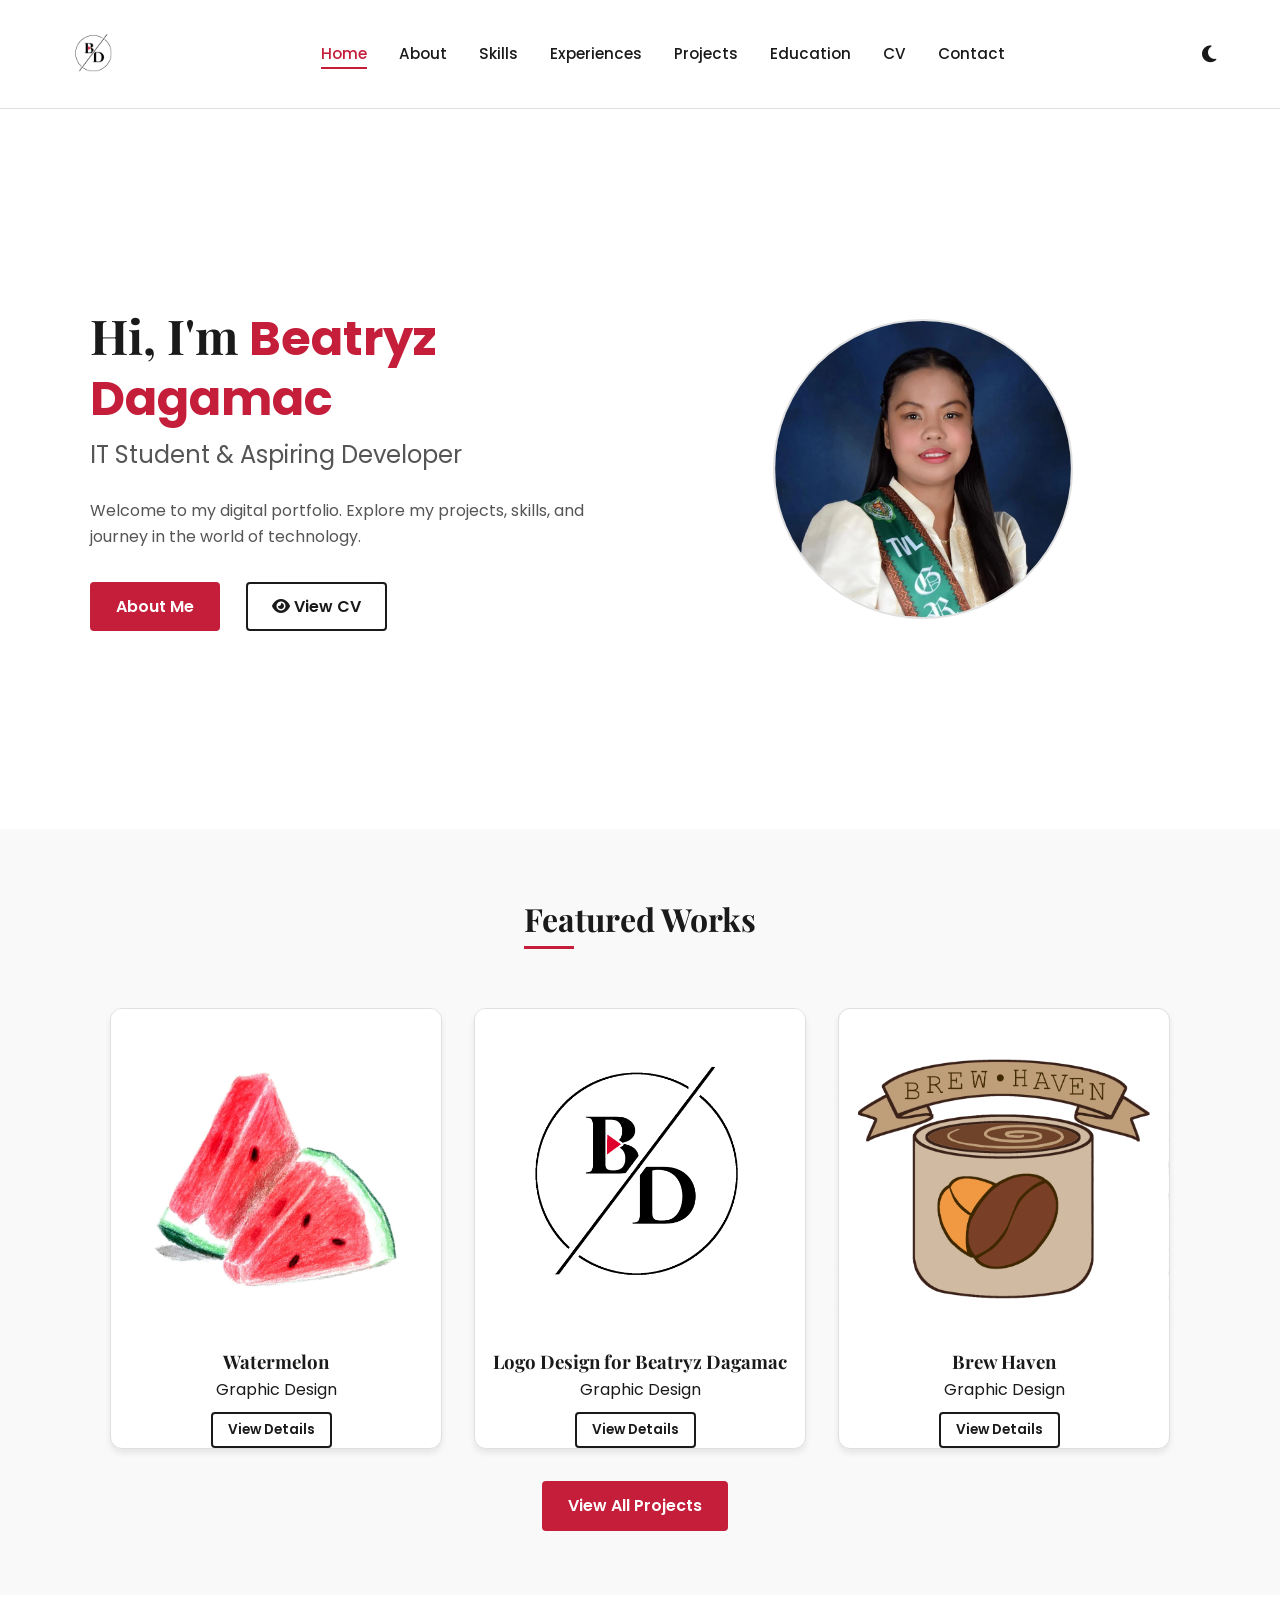
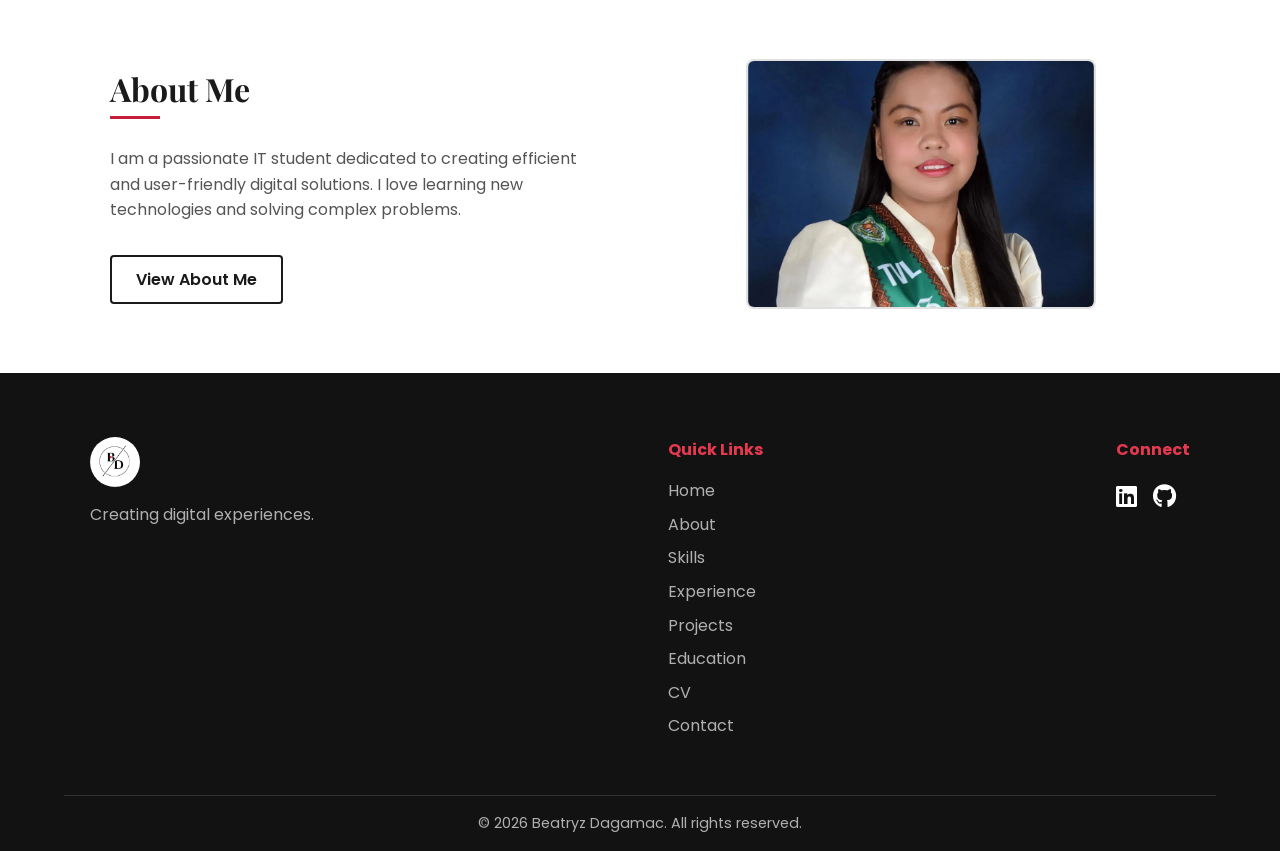
<file: index.html>
<!DOCTYPE html>
<html lang="en">
<head>
    <meta charset="UTF-8">
    <meta name="viewport" content="width=device-width, initial-scale=1.0">
    <meta name="author" content="Beatryz Dagamac">
    <meta name="description" content="The official web development and Aspiring IT professional portfolio of Beatryz Dagamac. View my projects, skills, experience, and downloadable CV.">
    <meta name="keywords" content="Beatryz Dagamac, Web Developer, Aspiring IT Professional, Portfolio, HTML, CSS, JavaScript, Networking, System Administration">
    <meta name="google-site-verification" content="fEy1xN2W01xyHChNIuVcr22ulmNOrKeDis3ggGiwunk" />
        <!-- Open Graph / Social Media Sharing Preview -->
    <meta property="og:title" content="Beatryz Dagamac | IT Professional Portfolio">
    <meta property="og:description" content="Explore the professional portfolio of Beatryz Dagamac. View digital projects, technical skills, and credentials.">
    <meta property="og:type" content="website">
    <meta property="og:url" content="https://beatryz-dagamac.vercel.app"> 
    <meta property="og:image" content="https://beatryz-dagamac.vercel.app/assets/images/profile.jpg"> 
    <title>Beatryz Dagamac | Portfolio</title>
    <!-- Link to CSS -->
    <link rel="stylesheet" href="style.css">
    <!-- Font Awesome for Icons -->
    <link rel="stylesheet" href="https://cdnjs.cloudflare.com/ajax/libs/font-awesome/6.4.0/css/all.min.css">
    <!-- Google Fonts -->
    <link href="https://fonts.googleapis.com/css2?family=Playfair+Display:wght@700&family=Poppins:wght@300;400;600&display=swap" rel="stylesheet">    
    <!-- Standard Favicon -->
    <link rel="icon" type="image/png" href="assets/images/logo-icon.png">

    <!-- Apple Touch Icon (for iOS devices) -->
    <link rel="apple-touch-icon" href="assets/images/logo-icon.png">
        <!-- JSON-LD Structured Data for SEO -->
    <script type="application/ld+json">
    {
      "@context": "https://schema.org",
      "@type": "Person",
      "name": "Beatryz Dagamac",
      "url": "https://beatryz-dagamac.vercel.app",
      "jobTitle": "IT Student & Aspiring Developer",
      "sameAs": [
        "https://linkedin.com/in/beatryz-dagamac-381463185",
        "https://github.com/beaD8"
      ]
    }
    </script>
</head>
<body>
        <!-- Navigation -->
    <nav class="navbar">
        <div class="logo">
            <!-- Using text representation of your logo for now -->
            <img src="assets/images/logo.png" alt="Beatryz Dagamac Logo" class="logo-img">
        </div>
        
        <ul class="nav-links">
            <li><a href="index.html" class="active">Home</a></li>
            <li><a href="about.html">About</a></li>
            <li><a href="skills.html">Skills</a></li>
            <li><a href="experience.html">Experiences</a></li>
            <li><a href="projects.html">Projects</a></li>
            <li><a href="education.html">Education</a></li>
            <li><a href="cv.html">CV</a></li>
            <li><a href="contact.html">Contact</a></li>
        </ul>

        <div class="nav-actions">
            <button id="theme-toggle" aria-label="Toggle Dark Mode">
                <i class="fas fa-moon"></i>
            </button>
            <div class="hamburger">
                <span class="bar"></span>
                <span class="bar"></span>
                <span class="bar"></span>
            </div>
        </div>
    </nav>

    <header class="hero">
                <div class="hero-content">
            <div class="hero-text">
                <h1>Hi, I'm <span class="accent-text">Beatryz Dagamac</span></h1>
                <h2>IT Student & Aspiring Developer</h2>
                <p>Welcome to my digital portfolio. Explore my projects, skills, and journey in the world of technology.</p>
                <div class="hero-buttons">
                    <a href="about.html" class="btn btn-primary">About Me</a>
                    <a href="cv.html" class="btn btn-outline">
                        <i class="fas fa-eye"></i>
                        View CV</a>
                </div>
            </div>
            <div class="hero-image">
                <!-- Placeholder for your photo -->
                <div class="img-placeholder">

                        <img src="assets/images/profile.jpg" alt="Beatryz Dagamac" class="profile-img">
                    
                </div>
            </div>
        </div>
    </header>

    <!-- Featured Works Section -->
    <!-- Featured Works Section -->
    <section class="featured-works">
        <div class="container">
            <h2 class="section-title">Featured Works</h2>
            
            <!-- Added ID here for JavaScript to target -->
            <div class="projects-grid" id="featured-projects-grid">
                <!-- Projects will be automatically injected here by JavaScript -->
            </div>
            
            <div class="center-btn">
                <a href="projects.html" class="btn btn-primary">View All Projects</a>
            </div>
        </div>
    </section>
    
    <!-- About Preview Section -->
    <section class="about-preview">
        <div class="container about-container">
            <div class="about-text">
                <h2 class="section-title">About Me</h2>
                <p>I am a passionate IT student dedicated to creating efficient and user-friendly digital solutions. I love learning new technologies and solving complex problems.</p>
                <a href="about.html" class="btn btn-outline">View About Me</a>
            </div>
            <div class="about-image">
                <div class="img-placeholder square">
                    <img src="assets/images/profile.jpg" alt="Beatryz Dagamac" class="profile-img">
                </div>
            </div>
        </div>
    </section>


    <!-- Footer Section -->
     <footer>
        <div class = "footer-content">
            <div class="footer-logo">
                <img src="assets/images/logo.png" alt="Beatryz Dagamac Logo" class="logo-img">
                <p>Creating digital experiences.</p>
            </div>

            <div class="footer-links">
                <h4>Quick Links</h4>
                <ul>
                    <li><a href="index.html">Home</a></li>
                    <li><a href="about.html" class="active">About</a></li>
                    <li><a href="skills.html">Skills</a></li>
                    <li><a href="experience.html">Experience</a></li>
                    <li><a href="projects.html">Projects</a></li>
                    <li><a href="education.html">Education</a></li>
                    <li><a href="cv.html">CV</a></li>
                    <li><a href="contact.html">Contact</a></li>
                </ul>
            </div>

            <div class="footer-social">
                <h4>Connect</h4>
                <div class="social-icons">
                    <a href="https://linkedin.com/in/beatryz-dagamac-381463185" target="_blank"><i class="fab fa-linkedin"></i></a>
                    <a href="https://github.com/beaD8"><i class="fab fa-github"></i></a>  
                </div>
            </div>

        </div>

        <div class="footer-bottom">
            <p>&copy; 2026 Beatryz Dagamac. All rights reserved.</p>
        </div>
     </footer>

    <!-- 1. Load the data FIRST -->
    <script src="projects-data.js"></script>
    <!-- 2. Load your main script SECOND -->
    <script src="script.js"></script>
</body>
</html>
</file>
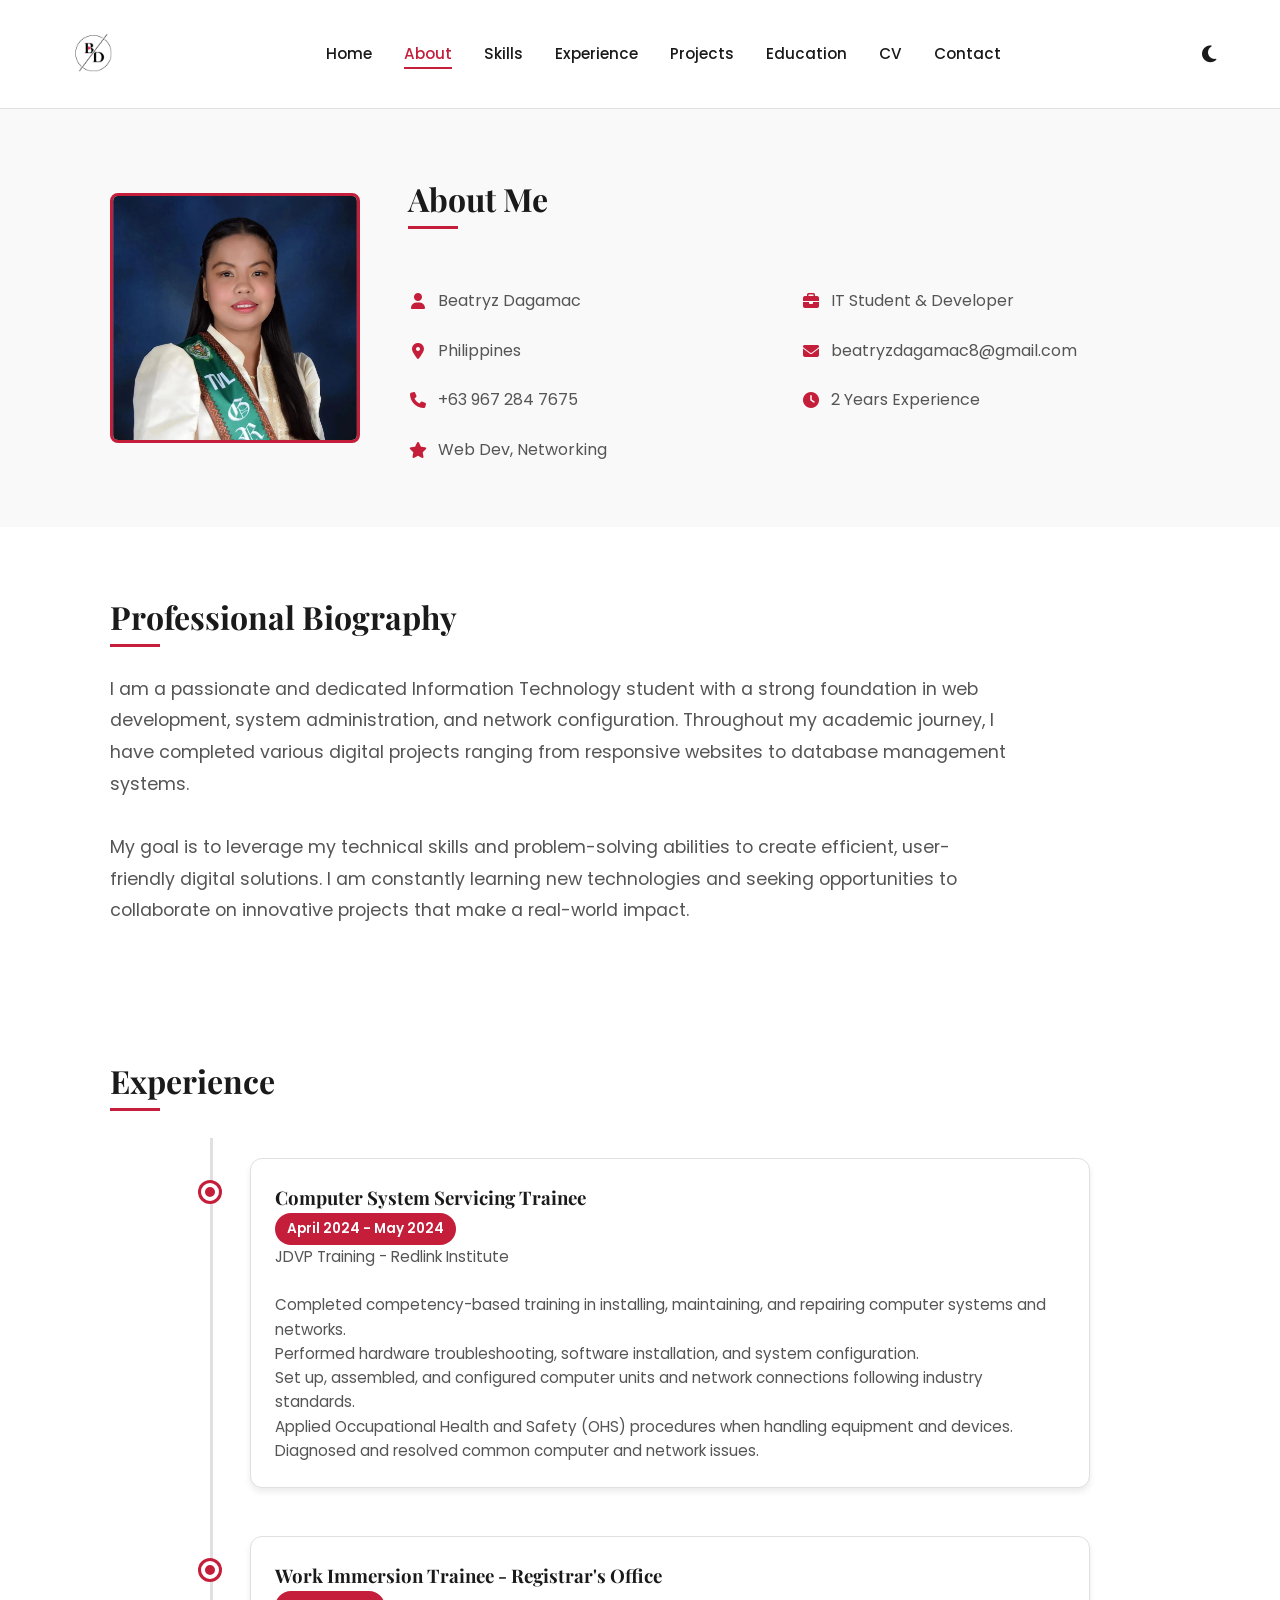
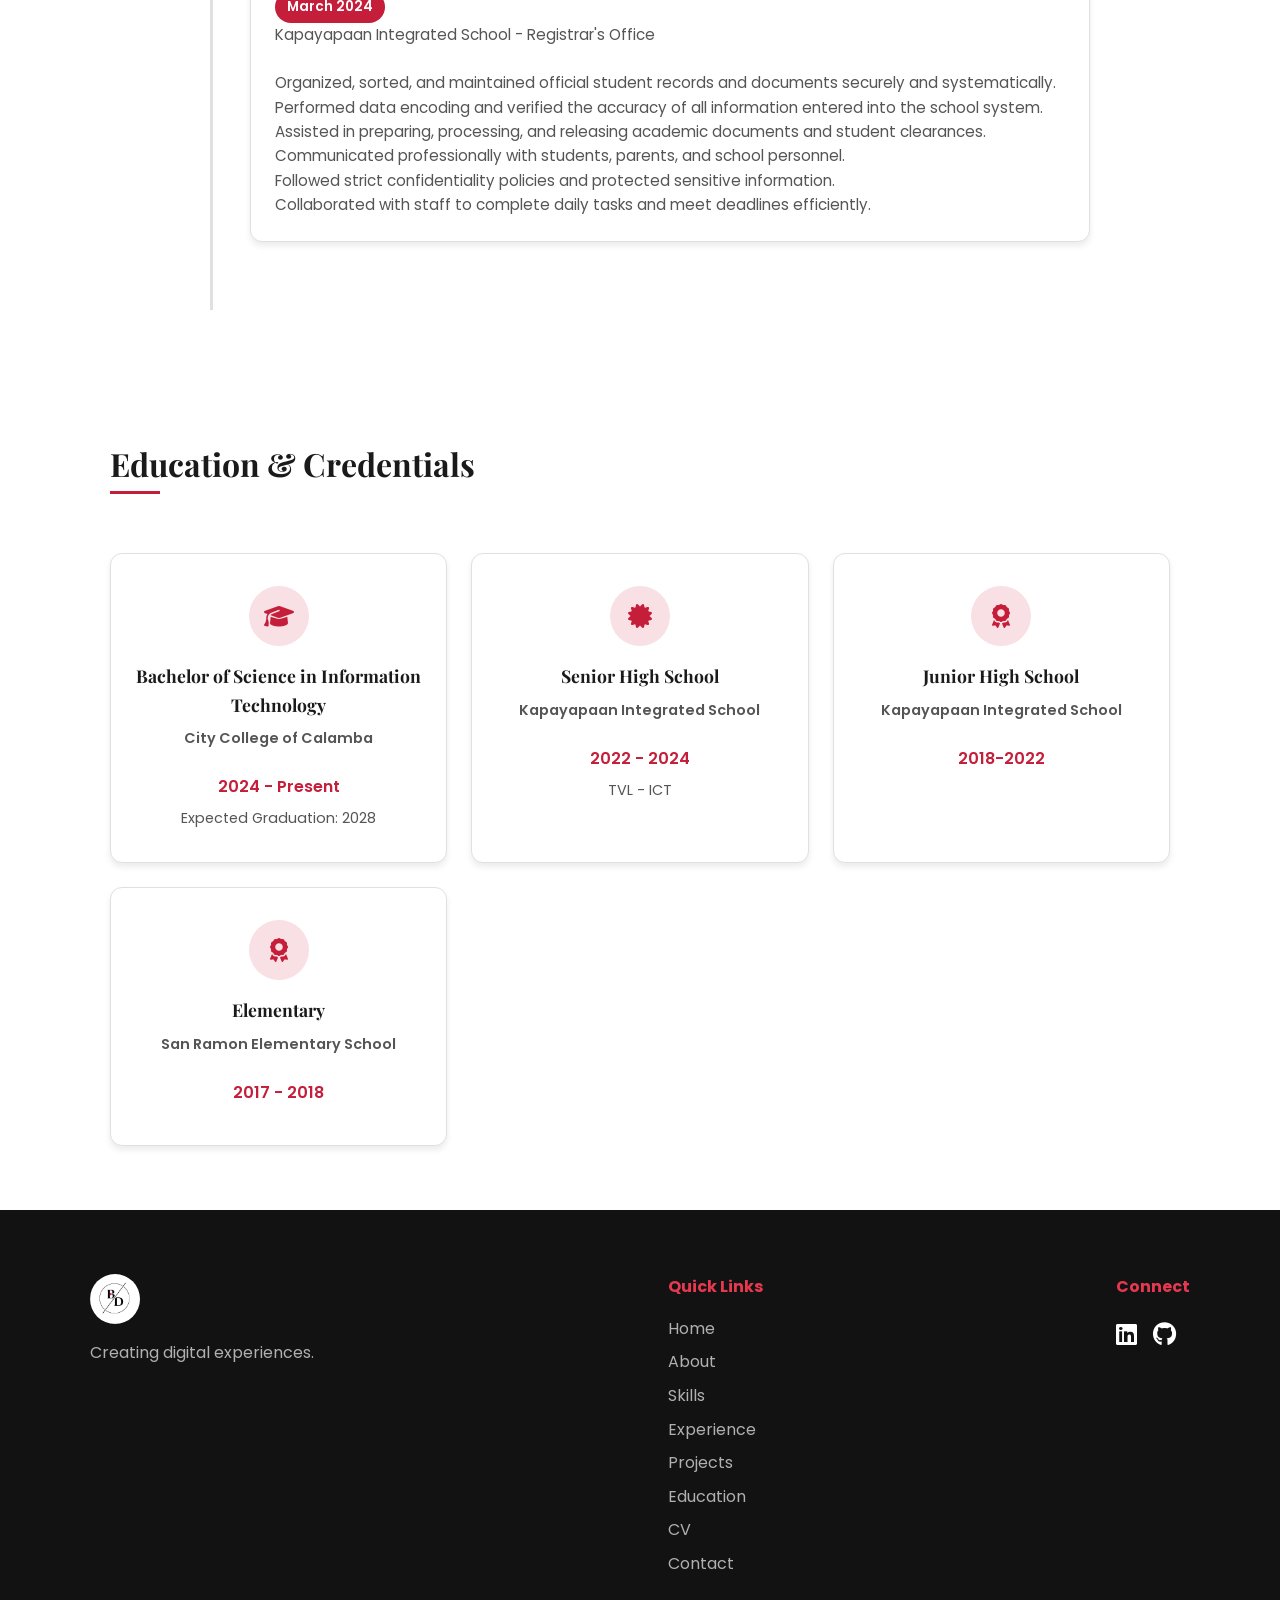
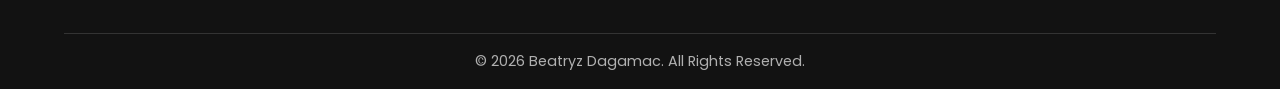
<file: about.html>
<!DOCTYPE html>
<html lang="en">
<head>
    <meta charset="UTF-8">
    <meta name="viewport" content="width=device-width, initial-scale=1.0">
    <title>About Me | Beatryz Dagamac</title>
    <link rel="stylesheet" href="style.css">
    <link rel="stylesheet" href="https://cdnjs.cloudflare.com/ajax/libs/font-awesome/6.4.0/css/all.min.css">
    <link href="https://fonts.googleapis.com/css2?family=Playfair+Display:wght@700&family=Poppins:wght@300;400;600&display=swap" rel="stylesheet">
        <!-- Standard Favicon -->
    <link rel="icon" type="image/png" href="assets/images/logo-icon.png">

    <!-- Apple Touch Icon (for iOS devices) -->
    <link rel="apple-touch-icon" href="assets/images/logo-icon.png">
</head>
<body>

    <!-- Navigation -->
    <nav class="navbar">
        <div class="logo">
            <img src="assets/images/logo.png" alt="Beatryz Dagamac Logo" class="logo-img">
        </div>
        <ul class="nav-links">
            <li><a href="index.html">Home</a></li>
            <li><a href="about.html" class="active">About</a></li>
            <li><a href="skills.html">Skills</a></li>
            <li><a href="experience.html">Experience</a></li>
            <li><a href="projects.html">Projects</a></li>
            <li><a href="education.html">Education</a></li>
            <li><a href="cv.html">CV</a></li>
            <li><a href="contact.html">Contact</a></li>
        </ul>
        <div class="nav-actions">
            <button id="theme-toggle" aria-label="Toggle Dark Mode">
                <i class="fas fa-moon"></i>
            </button>
            <div class="hamburger">
                <span class="bar"></span>
                <span class="bar"></span>
                <span class="bar"></span>
            </div>
        </div>
    </nav>

    <!-- About Header Section -->
    <section class="page-header">
        <div class="container header-content">
            <div class="header-image">
                <div class="img-placeholder square">
                    <img src="assets/images/profile.jpg" alt="Beatryz Dagamac" class="profile-img">
                </div>
            </div>
            <div class="header-info">
                <h1 class="section-title">About Me</h1>
                <div class="info-grid">
                    <div class="info-item"><i class="fas fa-user"></i> <span>Beatryz Dagamac</span></div>
                    <div class="info-item"><i class="fas fa-briefcase"></i> <span>IT Student & Developer</span></div>
                    <div class="info-item"><i class="fas fa-map-marker-alt"></i> <span>Philippines</span></div>
                    <div class="info-item"><i class="fas fa-envelope"></i> <span>beatryzdagamac8@gmail.com</span></div>
                    <div class="info-item"><i class="fas fa-phone"></i> <span>+63 967 284 7675</span></div>
                    <div class="info-item"><i class="fas fa-clock"></i> <span>2 Years Experience</span></div>
                    <div class="info-item"><i class="fas fa-star"></i> <span>Web Dev, Networking</span></div>
                </div>
            </div>
        </div>
    </section>

    <!-- Professional Biography -->
    <section class="bio-section">
        <div class="container">
            <h2 class="section-title">Professional Biography</h2>
            <p class="bio-text">
                I am a passionate and dedicated Information Technology student with a strong foundation in web development, system administration, and network configuration. Throughout my academic journey, I have completed various digital projects ranging from responsive websites to database management systems. 
                <br><br>
                My goal is to leverage my technical skills and problem-solving abilities to create efficient, user-friendly digital solutions. I am constantly learning new technologies and seeking opportunities to collaborate on innovative projects that make a real-world impact.
            </p>
        </div>
    </section>

    <!-- Experience Timeline (Section 10 of PDF) -->
    <section class="experience-section">
        <div class="container">
            <h2 class="section-title">Experience</h2>
            <div class="timeline">
                <!-- Timeline Item 1 -->
                <div class="timeline-item">
                    <div class="timeline-dot"></div>
                    <div class="timeline-content">
                        <h3>Computer System Servicing Trainee</h3>
                        <span class="timeline-date">April 2024 - May 2024</span>
                        <p class="timeline-org">JDVP Training - Redlink Institute</p>
                        <ul class="timeline-desc">
                            <li>Completed competency-based training in installing, maintaining, and repairing computer systems and networks.</li>
                            <li>Performed hardware troubleshooting, software installation, and system configuration.</li>
                            <li>Set up, assembled, and configured computer units and network connections following industry standards.</li>
                            <li>Applied Occupational Health and Safety (OHS) procedures when handling equipment and devices.</li>
                            <li>Diagnosed and resolved common computer and network issues.</li>
                        </ul>
                    </div>
                </div>
                <!-- Timeline Item 2 -->
                <div class="timeline-item">
                    <div class="timeline-dot"></div>
                    <div class="timeline-content">
                        <h3>Work Immersion Trainee - Registrar's Office</h3>
                        <span class="timeline-date">March 2024</span>
                        <p class="timeline-org">Kapayapaan Integrated School - Registrar's Office</p>
                        <ul class="timeline-desc">
                            <li>Organized, sorted, and maintained official student records and documents securely and systematically.</li>
                            <li>Performed data encoding and verified the accuracy of all information entered into the school system.</li>
                            <li>Assisted in preparing, processing, and releasing academic documents and student clearances.</li>
                            <li>Communicated professionally with students, parents, and school personnel.</li>
                            <li>Followed strict confidentiality policies and protected sensitive information.</li>
                            <li>Collaborated with staff to complete daily tasks and meet deadlines efficiently.</li>
                        </ul>
                    </div>
                </div>
            </div>
        </div>
    </section>

    <!-- Education & Credentials (Section 9 of PDF) -->
    <section class="education-section">
        <div class="container">
            <h2 class="section-title">Education & Credentials</h2>
            <div class="edu-grid">
                <!-- Edu Card 1 -->
                <div class="edu-card">
                    <div class="edu-icon"><i class="fas fa-graduation-cap"></i></div>
                    <h3>Bachelor of Science in Information Technology</h3>
                    <p class="edu-school">City College of Calamba</p>
                    <p class="edu-year">2024 - Present</p>
                    <p class="edu-major">Expected Graduation: 2028</p>
                </div>
                <!-- Edu Card 2 -->
                <div class="edu-card">
                    <div class="edu-icon"><i class="fas fa-certificate"></i></div>
                    <h3>Senior High School</h3>
                    <p class="edu-school">Kapayapaan Integrated School</p>
                    <p class="edu-year">2022 - 2024</p>
                    <p class="edu-major">TVL - ICT</p>
                </div>
                <!-- Edu Card 3 -->
                <div class="edu-card">
                    <div class="edu-icon"><i class="fas fa-award"></i></div>
                    <h3>Junior High School</h3>
                    <p class="edu-school">Kapayapaan Integrated School</p>
                    <p class="edu-year">2018-2022</p>
                    
                </div>
                <!-- Edu Card  -->
                <div class="edu-card">
                    <div class="edu-icon"><i class="fas fa-award"></i></div>
                    <h3>Elementary</h3>
                    <p class="edu-school">San Ramon Elementary School</p>
                    <p class="edu-year">2017 - 2018</p>
                </div>
            </div>
        </div>
    </section>

    <!-- Footer -->
    <footer>
        <div class="footer-content">
            <div class="footer-logo">
                <img src="assets/images/logo.png" alt="Beatryz Dagamac Logo" class="logo-img">
                <p>Creating digital experiences.</p>
            </div>
            <div class="footer-links">
                <h4>Quick Links</h4>
                <ul>
                    <li><a href="index.html">Home</a></li>
                    <li><a href="about.html" class="active">About</a></li>
                    <li><a href="skills.html">Skills</a></li>
                    <li><a href="experience.html">Experience</a></li>
                    <li><a href="projects.html">Projects</a></li>
                    <li><a href="education.html">Education</a></li>
                    <li><a href="cv.html">CV</a></li>
                    <li><a href="contact.html">Contact</a></li>
                </ul>
            </div>
            <div class="footer-social">
                <h4>Connect</h4>
                <div class="social-icons">
                    <a href="https://linkedin.com/in/beatryz-dagamac-381463185" target="_blank"><i class="fab fa-linkedin"></i></a>
                    <a href="https://github.com/beaD8"><i class="fab fa-github"></i></a>
                </div>
            </div>
        </div>
        <div class="footer-bottom">
            <p>&copy; 2026 Beatryz Dagamac. All Rights Reserved.</p>
        </div>
    </footer>

    <script src="script.js"></script>
</body>
</html>
</file>
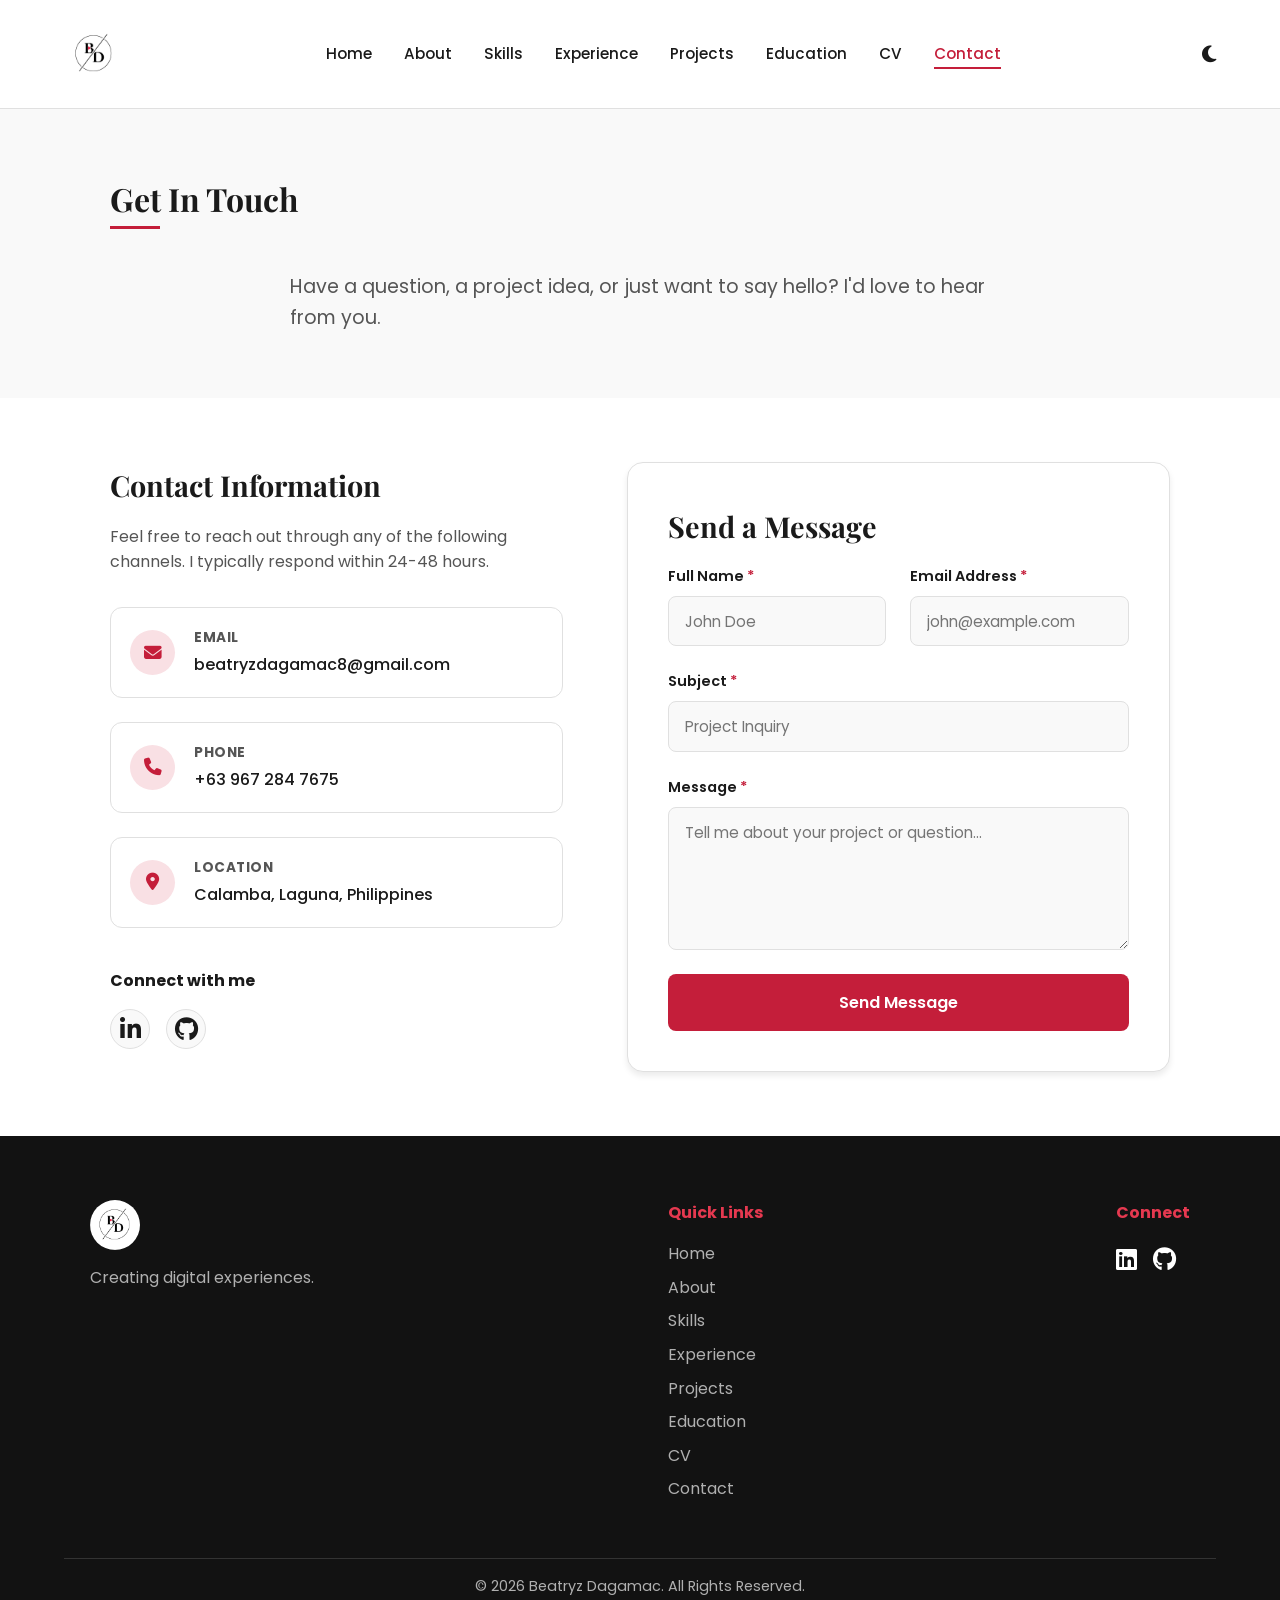
<file: contact.html>
<!DOCTYPE html>
<html lang="en">
<head>
    <meta charset="UTF-8">
    <meta name="viewport" content="width=device-width, initial-scale=1.0">
    <title>Contact | Beatryz Dagamac</title>
    <link rel="stylesheet" href="style.css">
    <link rel="stylesheet" href="https://cdnjs.cloudflare.com/ajax/libs/font-awesome/6.4.0/css/all.min.css">
    <link href="https://fonts.googleapis.com/css2?family=Playfair+Display:wght@700&family=Poppins:wght@300;400;600&display=swap" rel="stylesheet">
    <!-- Standard Favicon -->
    <link rel="icon" type="image/png" href="assets/images/logo-icon.png">

    <!-- Apple Touch Icon (for iOS devices) -->
    <link rel="apple-touch-icon" href="assets/images/logo-icon.png">
</head>
<body>

    <!-- Navigation -->
    <nav class="navbar">
        <div class="logo">
            <img src="assets/images/logo.png" alt="Beatryz Dagamac Logo" class="logo-img">
        </div>
        <ul class="nav-links">
            <li><a href="index.html">Home</a></li>
            <li><a href="about.html">About</a></li>
            <li><a href="skills.html">Skills</a></li>
            <li><a href="experience.html">Experience</a></li>
            <li><a href="projects.html">Projects</a></li>
            <li><a href="education.html">Education</a></li>
            <li><a href="cv.html">CV</a></li>
            <li><a href="contact.html" class="active">Contact</a></li>
        </ul>
        <div class="nav-actions">
            <button id="theme-toggle" aria-label="Toggle Dark Mode">
                <i class="fas fa-moon"></i>
            </button>
            <div class="hamburger">
                <span class="bar"></span>
                <span class="bar"></span>
                <span class="bar"></span>
            </div>
        </div>
    </nav>

    <!-- Page Header -->
    <section class="page-header">
        <div class="container">
            <h1 class="section-title">Get In Touch</h1>
            <p class="header-subtitle">Have a question, a project idea, or just want to say hello? I'd love to hear from you.</p>
        </div>
    </section>

    <!-- Contact Section -->
    <section class="contact-section">
        <div class="container">
            <div class="contact-wrapper">
                
                <!-- Contact Information -->
                <div class="contact-info">
                    <h2 class="info-title">Contact Information</h2>
                    <p class="info-desc">Feel free to reach out through any of the following channels. I typically respond within 24-48 hours.</p>
                    
                    <div class="info-cards">
                        <div class="info-card">
                            <div class="info-icon"><i class="fas fa-envelope"></i></div>
                            <div class="info-text">
                                <h4>Email</h4>
                                <a href="mailto:beatryzdagamac8@gmail.com">beatryzdagamac8@gmail.com</a>
                            </div>
                        </div>
                        
                        <div class="info-card">
                            <div class="info-icon"><i class="fas fa-phone"></i></div>
                            <div class="info-text">
                                <h4>Phone</h4>
                                <a href="tel:+639672847675">+63 967 284 7675</a>
                            </div>
                        </div>
                        
                        <div class="info-card">
                            <div class="info-icon"><i class="fas fa-map-marker-alt"></i></div>
                            <div class="info-text">
                                <h4>Location</h4>
                                <p>Calamba, Laguna, Philippines</p>
                            </div>
                        </div>
                    </div>

                    <div class="social-links">
                        <h4>Connect with me</h4>
                        <div class="social-icons">
                            <a href="https://linkedin.com/in/beatryz-dagamac-381463185" target="_blank" aria-label="LinkedIn"><i class="fab fa-linkedin-in"></i></a>
                            <a href="https://github.com/beaD8" target="_blank" aria-label="GitHub"><i class="fab fa-github"></i></a>
  
                        </div>
                    </div>
                </div>

                <!-- Contact Form -->
                <div class="contact-form-container">
                    <h2 class="form-title">Send a Message</h2>
                    <form id="contactForm" class="contact-form">
                        
                        <!-- Honeypot for Spam Protection (Hidden from real users) -->
                        <div class="form-group honeypot" aria-hidden="true">
                            <label for="website">Website</label>
                            <input type="text" id="website" name="website" tabindex="-1" autocomplete="off">
                        </div>

                        <div class="form-row">
                            <div class="form-group">
                                <label for="name">Full Name <span class="required">*</span></label>
                                <input type="text" id="name" name="name" required placeholder="John Doe">
                            </div>
                            <div class="form-group">
                                <label for="email">Email Address <span class="required">*</span></label>
                                <input type="email" id="email" name="email" required placeholder="john@example.com">
                            </div>
                        </div>

                        <div class="form-group">
                            <label for="subject">Subject <span class="required">*</span></label>
                            <input type="text" id="subject" name="subject" required placeholder="Project Inquiry">
                        </div>

                        <div class="form-group">
                            <label for="message">Message <span class="required">*</span></label>
                            <textarea id="message" name="message" rows="5" required placeholder="Tell me about your project or question..."></textarea>
                        </div>

                        <button type="submit" class="btn-submit" id="submitBtn">
                            <span class="btn-text">Send Message</span>
                            <span class="btn-loader" style="display: none;"><i class="fas fa-spinner fa-spin"></i> Sending...</span>
                        </button>

                        <div id="formMessage" class="form-message"></div>
                    </form>
                </div>

            </div>
        </div>
    </section>

    <!-- Footer -->
    <footer>
        <div class="footer-content">
            <div class="footer-logo">
                <img src="assets/images/logo.png" alt="Beatryz Dagamac Logo" class="logo-img">
                <p>Creating digital experiences.</p>
            </div>
            <div class="footer-links">
                <h4>Quick Links</h4>
                <ul>
                    <li><a href="index.html">Home</a></li>
                    <li><a href="about.html" class="active">About</a></li>
                    <li><a href="skills.html">Skills</a></li>
                    <li><a href="experience.html">Experience</a></li>
                    <li><a href="projects.html">Projects</a></li>
                    <li><a href="education.html">Education</a></li>
                    <li><a href="cv.html">CV</a></li>
                    <li><a href="contact.html">Contact</a></li>
                </ul>
            </div>
            <div class="footer-social">
                <h4>Connect</h4>
                <div class="social-icons">
                    <a href="https://linkedin.com/in/beatryz-dagamac-381463185" target="_blank"><i class="fab fa-linkedin"></i></a>
                    <a href="https://github.com/beaD8"><i class="fab fa-github"></i></a>
                </div>
            </div>
        </div>
        <div class="footer-bottom">
            <p>&copy; 2026 Beatryz Dagamac. All Rights Reserved.</p>
        </div>
    </footer>

    <!-- Main Script (Nav & Dark Mode) -->
    <script src="script.js"></script>
    <!-- Contact Specific Script -->
    <script src="contact.js"></script>
</body>
</html>
</file>
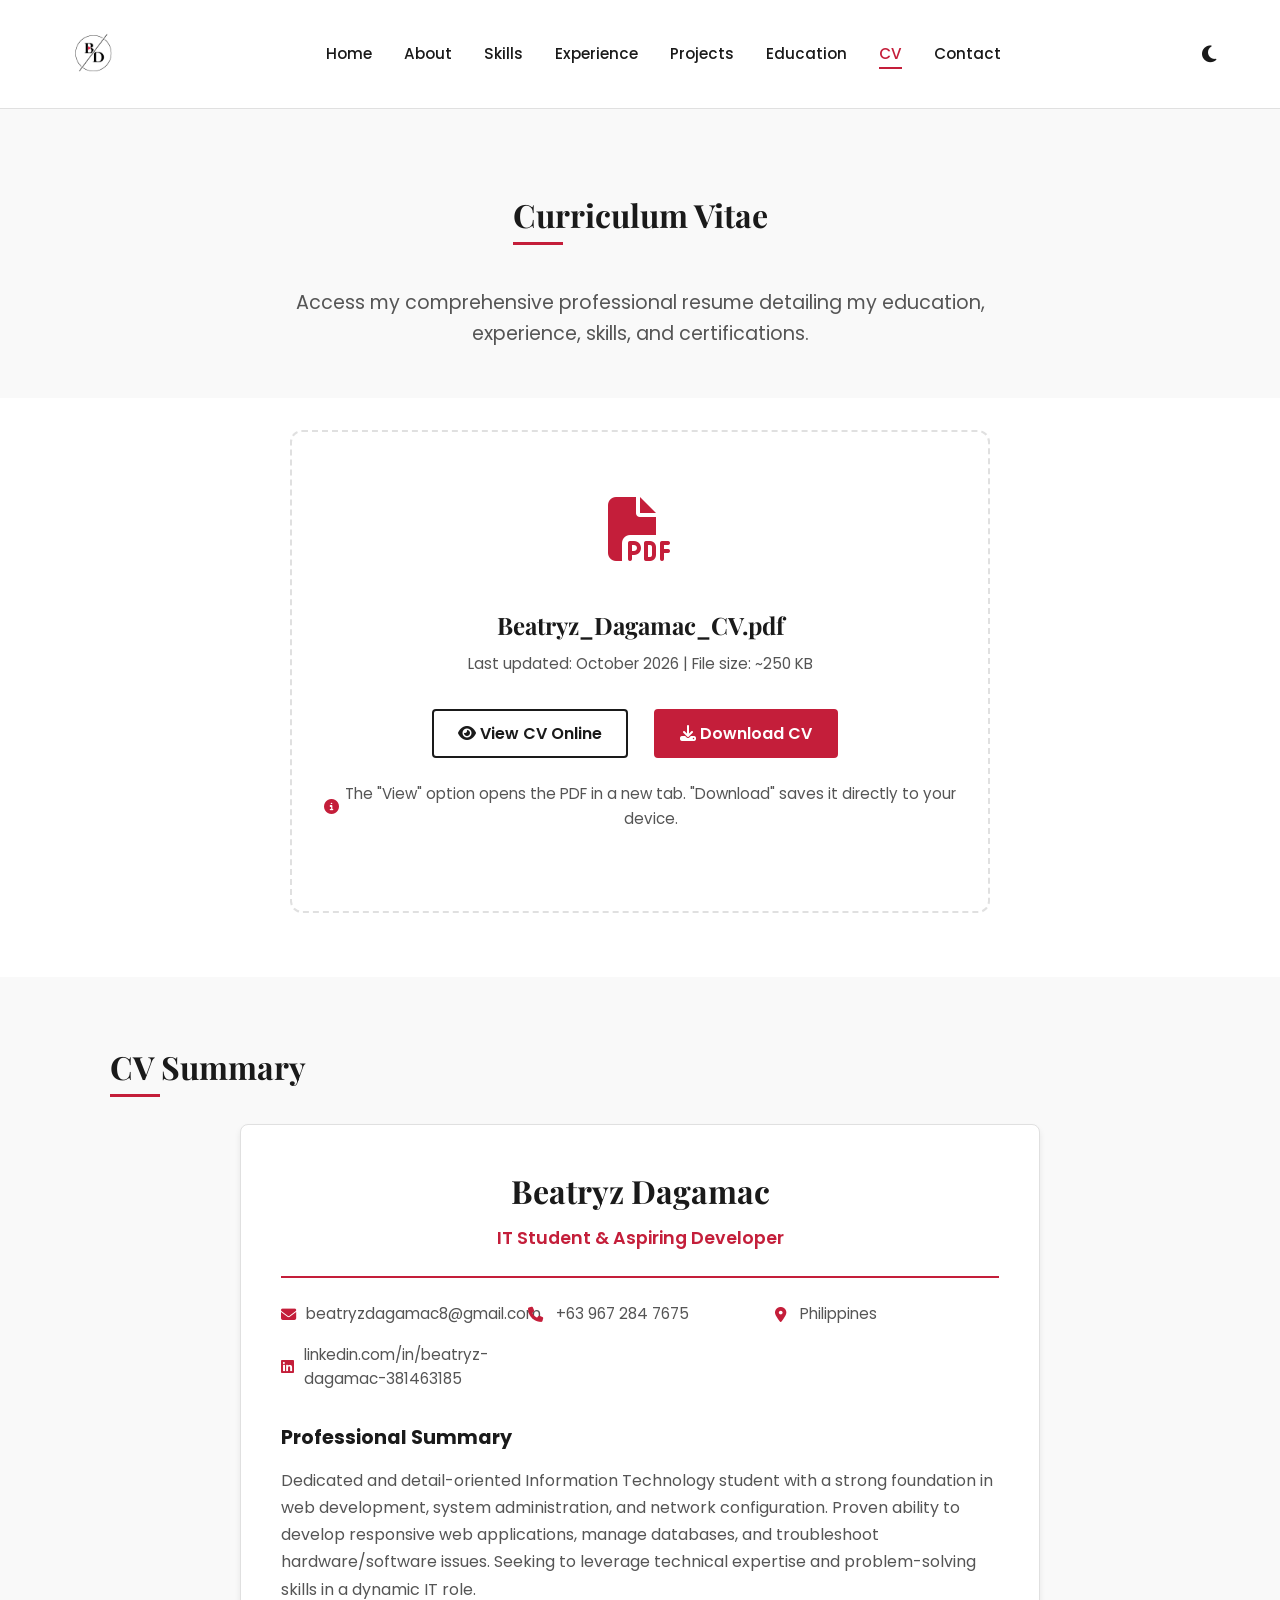
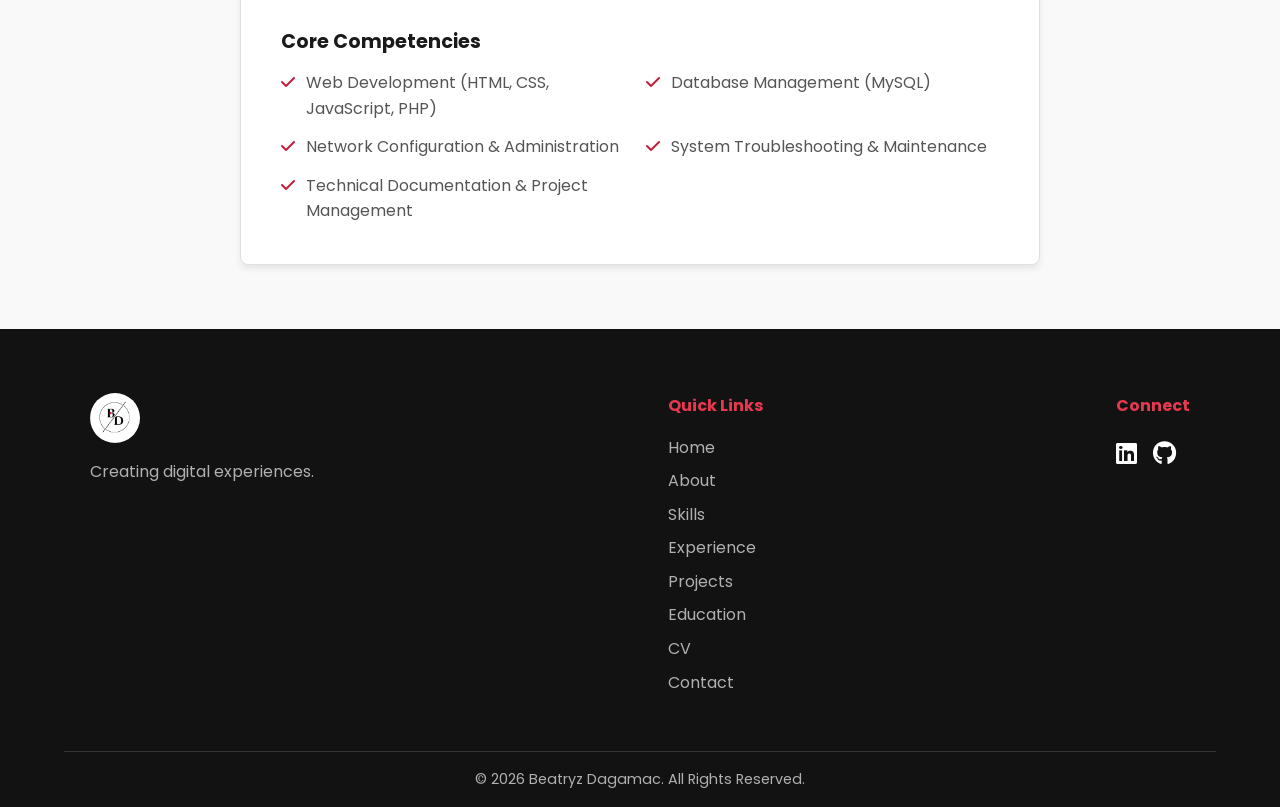
<file: cv.html>
<!DOCTYPE html>
<html lang="en">
<head>
    <meta charset="UTF-8">
    <meta name="viewport" content="width=device-width, initial-scale=1.0">
    <meta name="description" content="Download or view the professional Curriculum Vitae of Beatryz Dagamac, IT Student and Aspiring Developer.">
    <title>Curriculum Vitae | Beatryz Dagamac</title>
    <link rel="stylesheet" href="style.css">
    <link rel="stylesheet" href="https://cdnjs.cloudflare.com/ajax/libs/font-awesome/6.4.0/css/all.min.css">
    <link href="https://fonts.googleapis.com/css2?family=Playfair+Display:wght@700&family=Poppins:wght@300;400;600&display=swap" rel="stylesheet">
</head>
<body>

    <!-- Navigation -->
    <nav class="navbar">
        <div class="logo">
            <img src="assets/images/logo.png" alt="Beatryz Dagamac Logo" class="logo-img">
        </div>
        <ul class="nav-links">
            <li><a href="index.html">Home</a></li>
            <li><a href="about.html">About</a></li>
            <li><a href="skills.html">Skills</a></li>
            <li><a href="experience.html">Experience</a></li>
            <li><a href="projects.html">Projects</a></li>
            <li><a href="education.html">Education</a></li>
            <li><a href="cv.html" class="active">CV</a></li>
            <li><a href="contact.html">Contact</a></li>
        </ul>
        <div class="nav-actions">
            <button id="theme-toggle" aria-label="Toggle Dark Mode">
                <i class="fas fa-moon"></i>
            </button>
            <div class="hamburger">
                <span class="bar"></span>
                <span class="bar"></span>
                <span class="bar"></span>
            </div>
        </div>
    </nav>

    <!-- CV Page Header -->
    <section class="page-header cv-header">
        <div class="container">
            <h1 class="section-title">Curriculum Vitae</h1>
            <p class="header-subtitle">Access my comprehensive professional resume detailing my education, experience, skills, and certifications.</p>
        </div>
    </section>

    <!-- CV Action Section -->
    <section class="cv-actions-section">
        <div class="container">
            <div class="cv-action-card">
                <div class="cv-icon-large">
                    <i class="fas fa-file-pdf"></i>
                </div>
                <h2>Beatryz_Dagamac_CV.pdf</h2>
                <p>Last updated: October 2026 | File size: ~250 KB</p>
                
                <div class="cv-buttons">
                    <!-- View CV Online (Opens in new tab) -->
                    <a href="assets/docs/Beatryz_Dagamac_CV.pdf" target="_blank" class="btn btn-outline">
                        <i class="fas fa-eye"></i> View CV Online
                    </a>

                    <!-- Download CV (Forces download) -->
                    <a href="#" id="cvDownloadBtn" class="btn btn-primary" download="Beatryz_Dagamac_CV.pdf">
                        <i class="fas fa-download"></i> Download CV
                    </a>
                </div>
                <p class="cv-note"><i class="fas fa-info-circle"></i> The "View" option opens the PDF in a new tab. "Download" saves it directly to your device.</p>
            </div>
        </div>
    </section>

    <!-- CV Summary Preview (For SEO and Page Substance) -->
    <section class="cv-preview-section">
        <div class="container">
            <h2 class="section-title">CV Summary</h2>
            <div class="cv-summary-card">
                <div class="summary-header">
                    <h3>Beatryz Dagamac</h3>
                    <p class="summary-title">IT Student & Aspiring Developer</p>
                </div>
                <div class="summary-grid">
                    <div class="summary-item">
                        <i class="fas fa-envelope"></i>
                        <span>beatryzdagamac8@gmail.com</span>
                    </div>
                    <div class="summary-item">
                        <i class="fas fa-phone"></i>
                        <span>+63 967 284 7675</span>
                    </div>
                    <div class="summary-item">
                        <i class="fas fa-map-marker-alt"></i>
                        <span>Philippines</span>
                    </div>
                    <div class="summary-item">
                        <i class="fab fa-linkedin"></i>
                        <span>linkedin.com/in/beatryz-dagamac-381463185</span>
                    </div>
                </div>
                <div class="summary-body">
                    <h4>Professional Summary</h4>
                    <p>Dedicated and detail-oriented Information Technology student with a strong foundation in web development, system administration, and network configuration. Proven ability to develop responsive web applications, manage databases, and troubleshoot hardware/software issues. Seeking to leverage technical expertise and problem-solving skills in a dynamic IT role.</p>
                    
                    <h4>Core Competencies</h4>
                    <ul class="competency-list">
                        <li>Web Development (HTML, CSS, JavaScript, PHP)</li>
                        <li>Database Management (MySQL)</li>
                        <li>Network Configuration & Administration</li>
                        <li>System Troubleshooting & Maintenance</li>
                        <li>Technical Documentation & Project Management</li>
                    </ul>
                </div>
            </div>
        </div>
    </section>

    <!-- Footer -->
    <footer>
        <div class="footer-content">
            <div class="footer-logo">
                <img src="assets/images/logo.png" alt="Beatryz Dagamac Logo" class="logo-img">
                <p>Creating digital experiences.</p>
            </div>
            <div class="footer-links">
                <h4>Quick Links</h4>
                <ul>
                    <li><a href="index.html">Home</a></li>
                    <li><a href="about.html" class="active">About</a></li>
                    <li><a href="skills.html">Skills</a></li>
                    <li><a href="experience.html">Experience</a></li>
                    <li><a href="projects.html">Projects</a></li>
                    <li><a href="education.html">Education</a></li>
                    <li><a href="cv.html">CV</a></li>
                    <li><a href="contact.html">Contact</a></li>
                </ul>
            </div>
            <div class="footer-social">
                <h4>Connect</h4>
                <div class="social-icons">
                    <a href="https://linkedin.com/in/beatryz-dagamac-381463185" target="_blank"><i class="fab fa-linkedin"></i></a>
                    <a href="https://github.com/beaD8"><i class="fab fa-github"></i></a>
                </div>
            </div>
        </div>
        <div class="footer-bottom">
            <p>&copy; 2026 Beatryz Dagamac. All Rights Reserved.</p>
        </div>
    </footer>

    <!-- Main Script (Nav, Dark Mode & CV Tracking) -->
    <script src="script.js"></script>
</body>
</html>
</file>
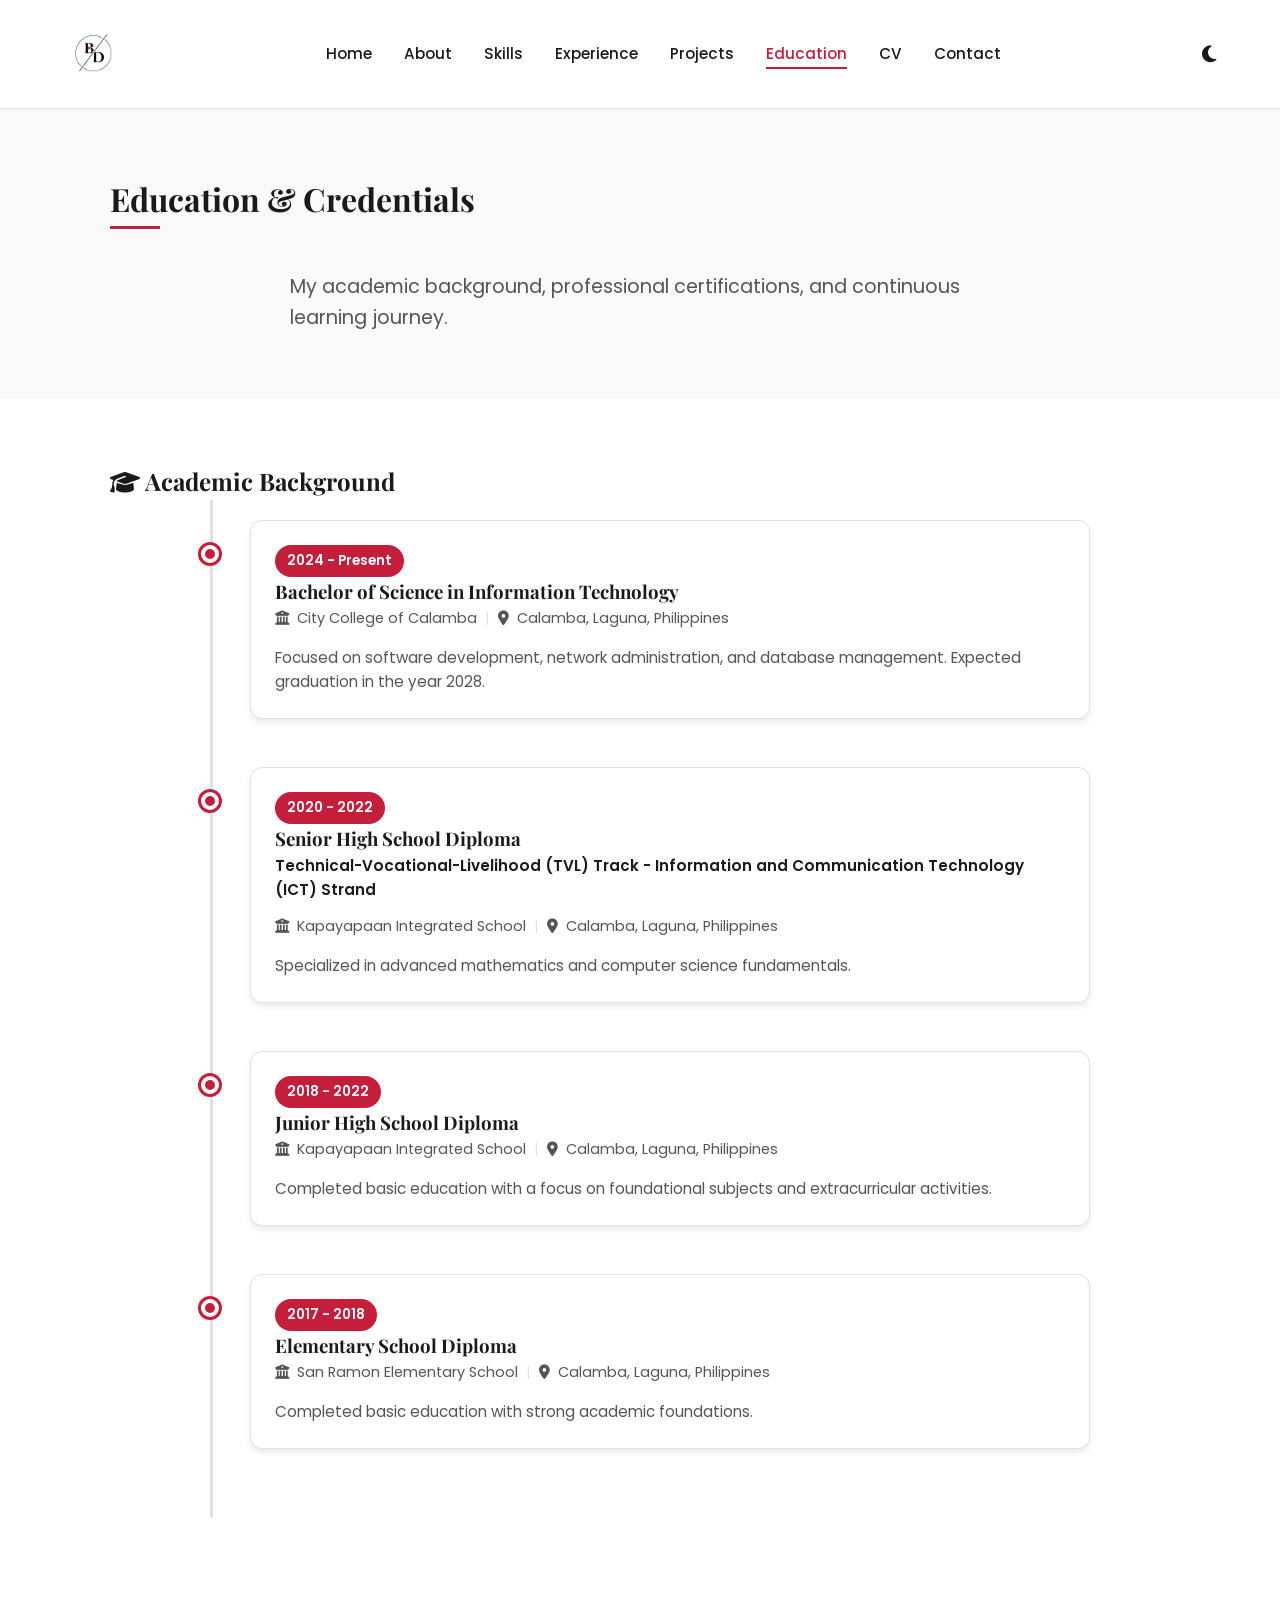
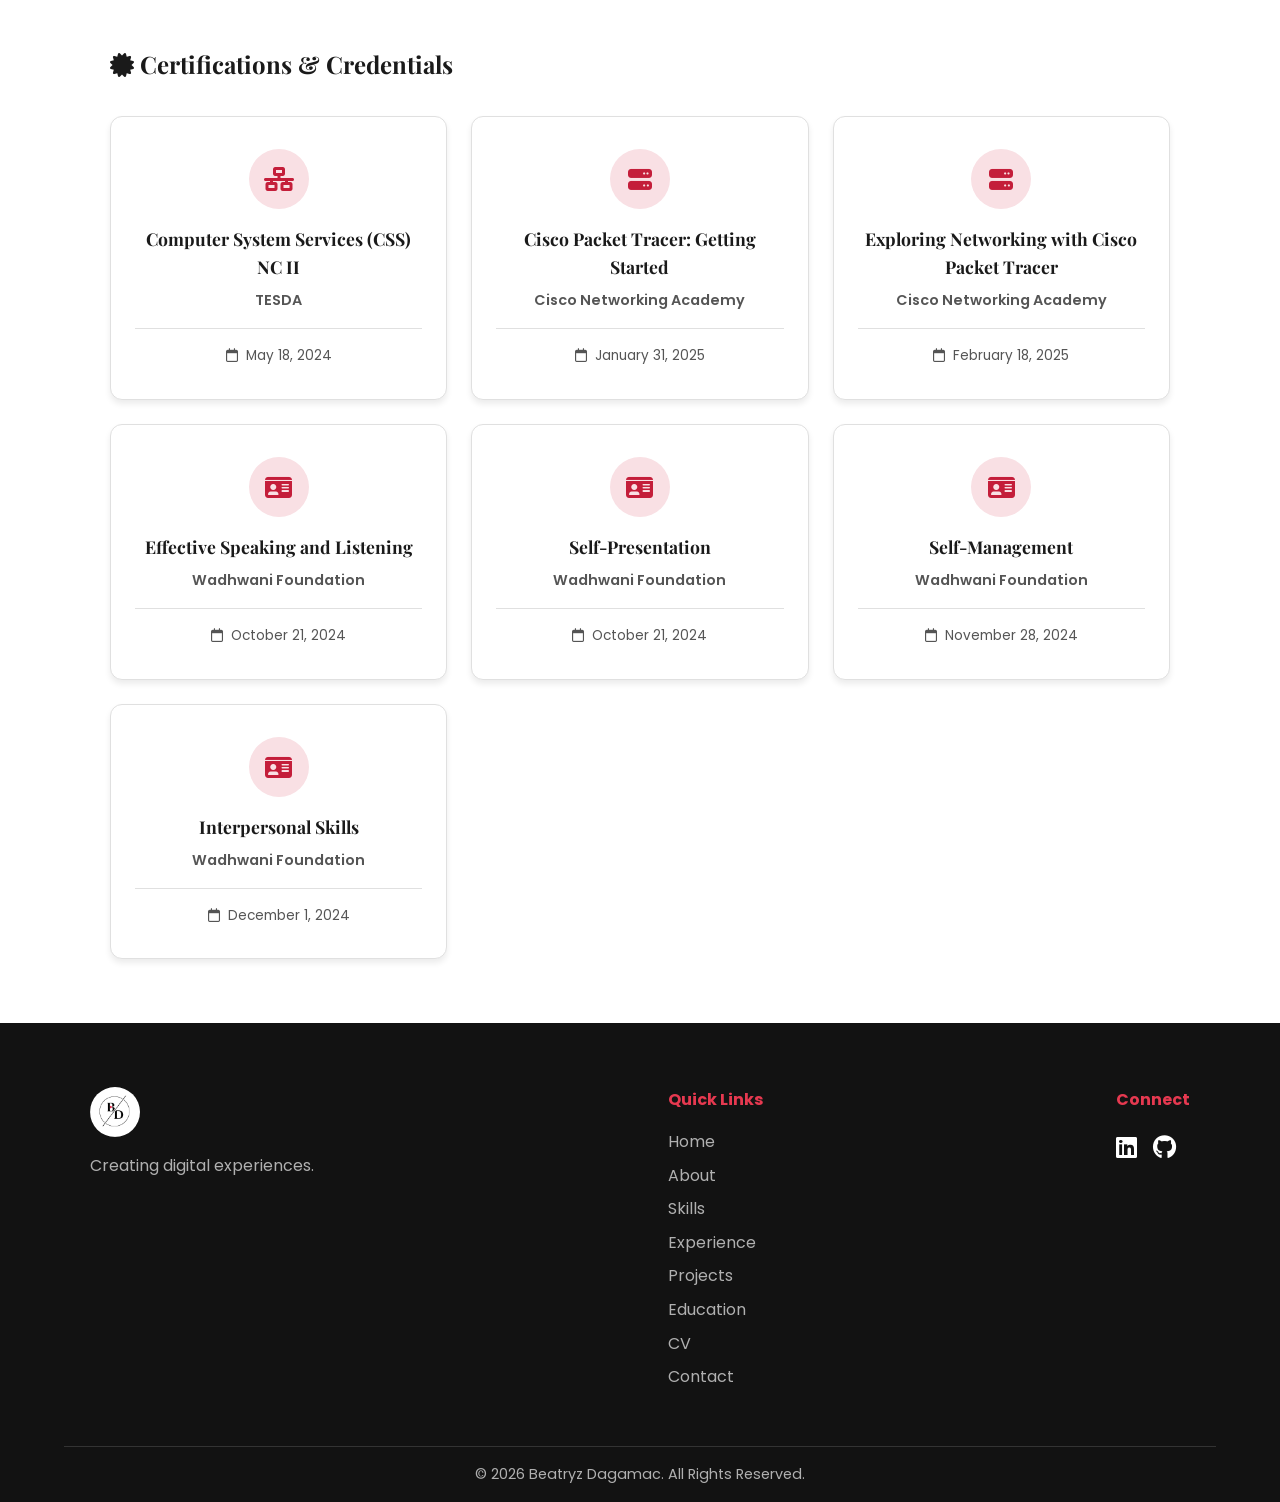
<file: education.html>
<!DOCTYPE html>
<html lang="en">
<head>
    <meta charset="UTF-8">
    <meta name="viewport" content="width=device-width, initial-scale=1.0">
    <title>Education & Credentials | Beatryz Dagamac</title>
    <link rel="stylesheet" href="style.css">
    <link rel="stylesheet" href="https://cdnjs.cloudflare.com/ajax/libs/font-awesome/6.4.0/css/all.min.css">
    <link href="https://fonts.googleapis.com/css2?family=Playfair+Display:wght@700&family=Poppins:wght@300;400;600&display=swap" rel="stylesheet">
    <!-- Standard Favicon -->
    <link rel="icon" type="image/png" href="assets/images/logo-icon.png">

    <!-- Apple Touch Icon (for iOS devices) -->
    <link rel="apple-touch-icon" href="assets/images/logo-icon.png">
</head>
<body>

    <!-- Navigation -->
    <nav class="navbar">
        <div class="logo">
            <img src="assets/images/logo.png" alt="Beatryz Dagamac Logo" class="logo-img"> 
        </div>
        <ul class="nav-links">
            <li><a href="index.html">Home</a></li>
            <li><a href="about.html">About</a></li>
            <li><a href="skills.html">Skills</a></li>
            <li><a href="experience.html">Experience</a></li>
            <li><a href="projects.html">Projects</a></li>
            <li><a href="education.html" class="active">Education</a></li>
            <li><a href="cv.html">CV</a></li>
            <li><a href="contact.html">Contact</a></li>
        </ul>
        <div class="nav-actions">
            <button id="theme-toggle" aria-label="Toggle Dark Mode">
                <i class="fas fa-moon"></i>
            </button>
            <div class="hamburger">
                <span class="bar"></span>
                <span class="bar"></span>
                <span class="bar"></span>
            </div>
        </div>
    </nav>

    <!-- Page Header -->
    <section class="page-header">
        <div class="container">
            <h1 class="section-title">Education & Credentials</h1>
            <p class="header-subtitle">My academic background, professional certifications, and continuous learning journey.</p>
        </div>
    </section>

    <!-- Academic Background Section -->
    <section class="education-section">
        <div class="container">
            <h2 class="subsection-title"><i class="fas fa-graduation-cap"></i> Academic Background</h2>
            <div class="timeline" id="academicTimeline">
                <!-- Academic items will be injected here by JavaScript -->
            </div>
        </div>
    </section>

    <!-- Certifications & Credentials Section -->
    <section class="certifications-section">
        <div class="container">
            <h2 class="subsection-title"><i class="fas fa-certificate"></i> Certifications & Credentials</h2>
            <div class="cert-grid" id="certGrid">
                <!-- Certification cards will be injected here by JavaScript -->
            </div>
        </div>
    </section>

    <!-- Footer -->
    <footer>
        <div class="footer-content">
            <div class="footer-logo">
                <img src="assets/images/logo.png" alt="Beatryz Dagamac Logo" class="logo-img">
                <p>Creating digital experiences.</p>
            </div>
            <div class="footer-links">
                <h4>Quick Links</h4>
                <ul>
                    <li><a href="index.html">Home</a></li>
                    <li><a href="about.html" class="active">About</a></li>
                    <li><a href="skills.html">Skills</a></li>
                    <li><a href="experience.html">Experience</a></li>
                    <li><a href="projects.html">Projects</a></li>
                    <li><a href="education.html">Education</a></li>
                    <li><a href="cv.html">CV</a></li>
                    <li><a href="contact.html">Contact</a></li>
                </ul>
            </div>
            <div class="footer-social">
                <h4>Connect</h4>
                <div class="social-icons">
                    <a href="https://linkedin.com/in/beatryz-dagamac-381463185" target="_blank"><i class="fab fa-linkedin"></i></a>
                    <a href="https://github.com/beaD8"><i class="fab fa-github"></i></a>
                </div>
            </div>
        </div>
        <div class="footer-bottom">
            <p>&copy; 2026 Beatryz Dagamac. All Rights Reserved.</p>
        </div>
    </footer>

    <!-- Main Script (Nav & Dark Mode) -->
    <script src="script.js"></script>
    <!-- Education Specific Script -->
    <script src="education.js"></script>
</body>
</html>
</file>
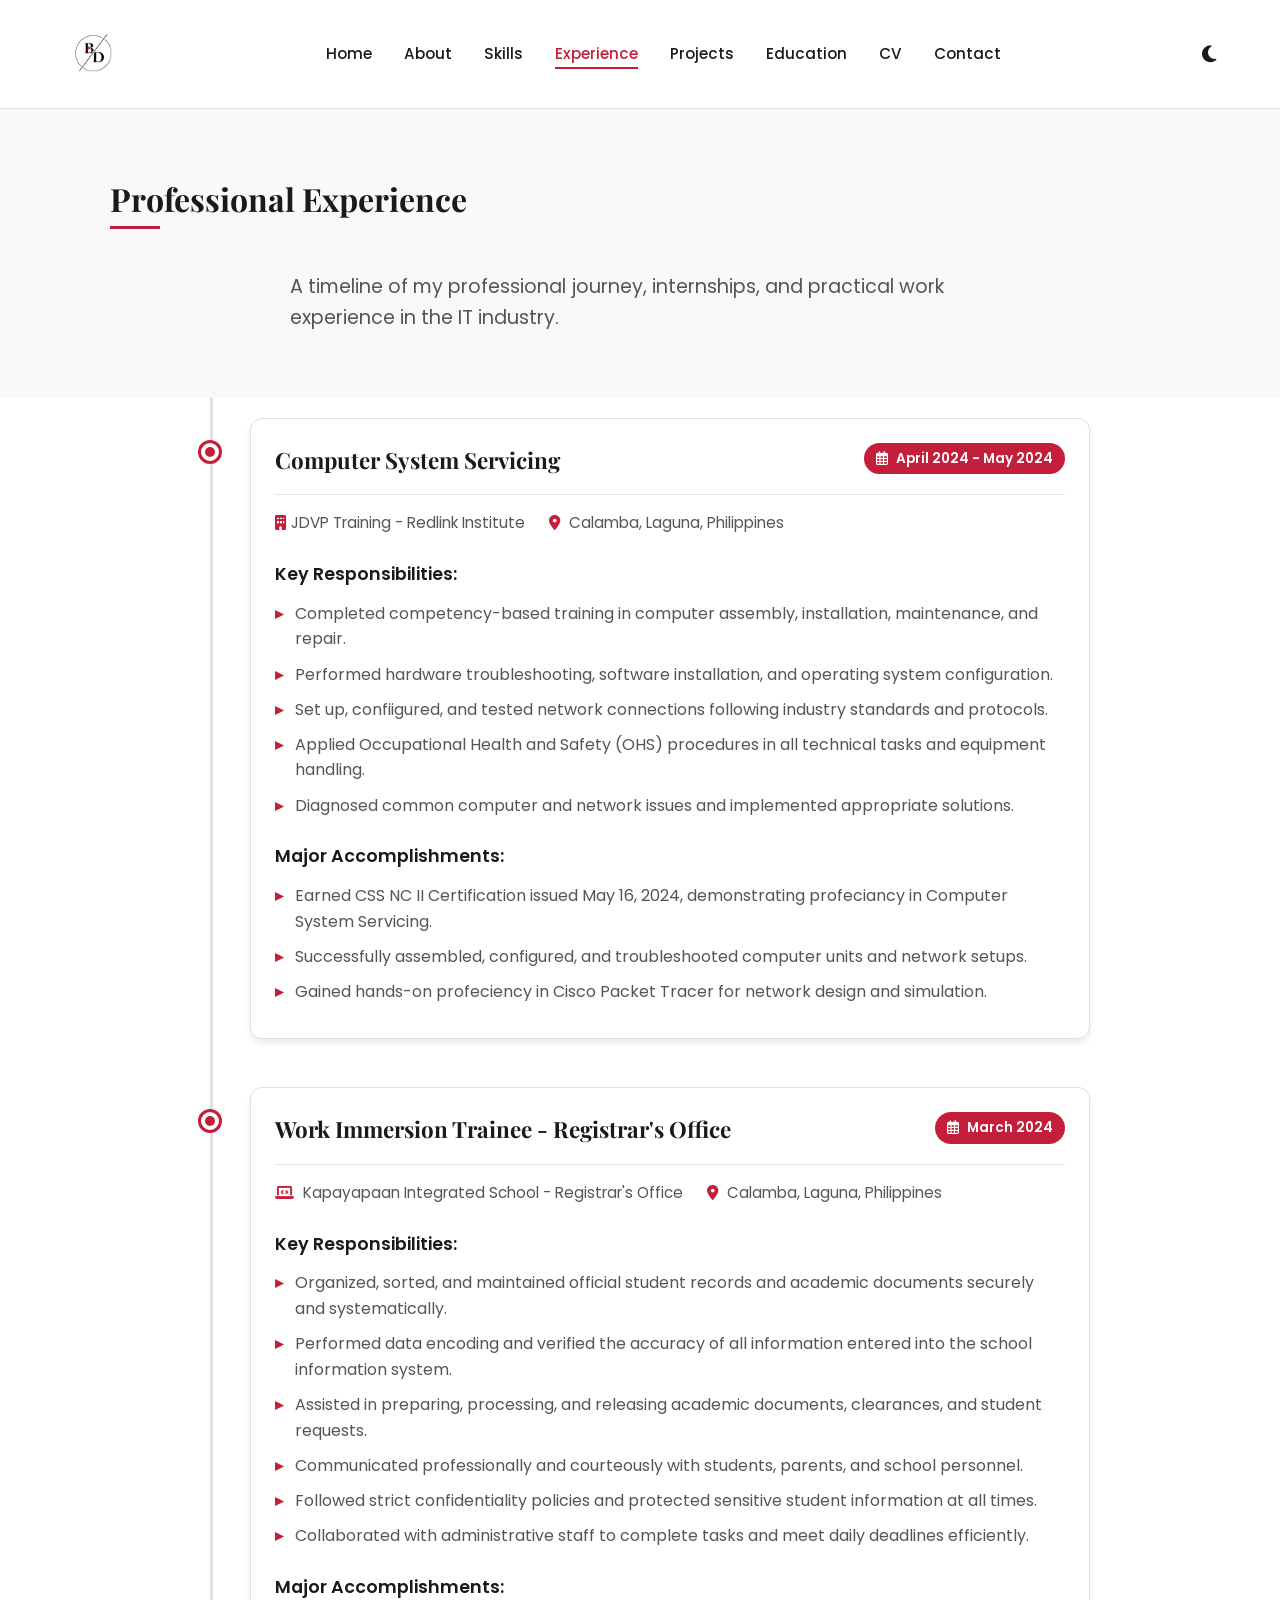
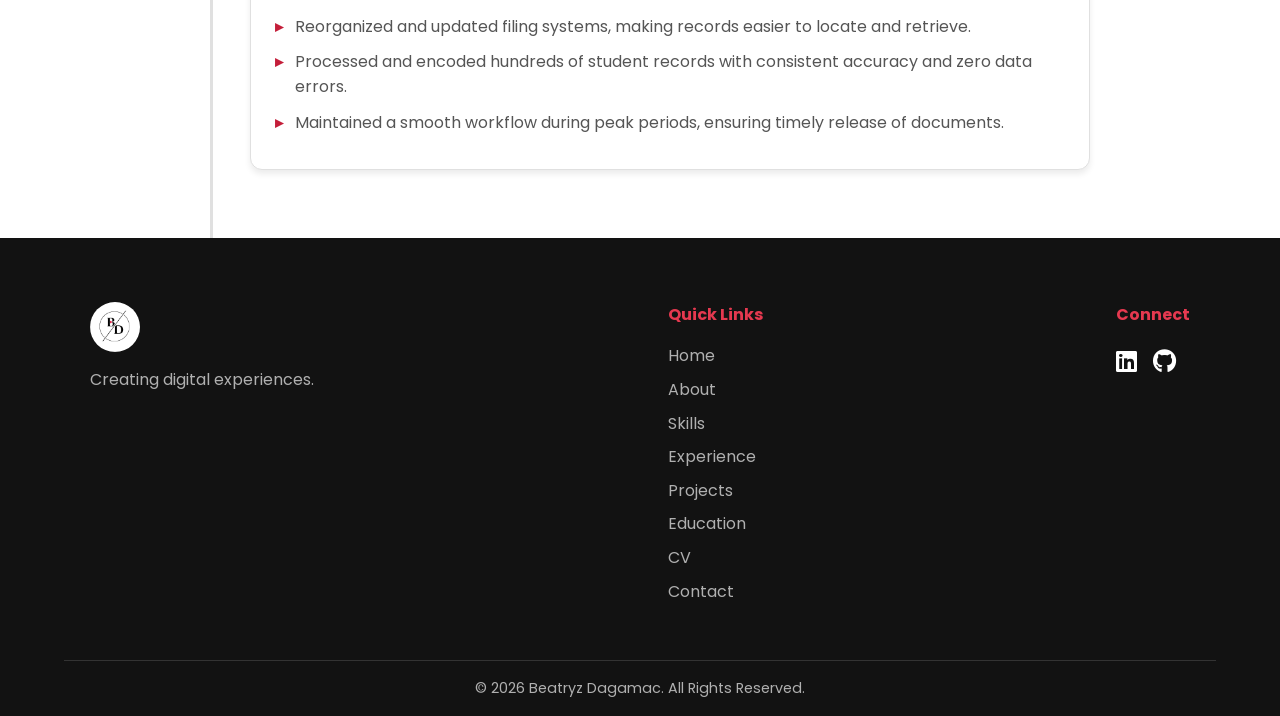
<file: experience.html>
<!DOCTYPE html>
<html lang="en">
<head>
    <meta charset="UTF-8">
    <meta name="viewport" content="width=device-width, initial-scale=1.0">
    <title>Experience | Beatryz Dagamac</title>
    <link rel="stylesheet" href="style.css">
    <link rel="stylesheet" href="https://cdnjs.cloudflare.com/ajax/libs/font-awesome/6.4.0/css/all.min.css">
    <link href="https://fonts.googleapis.com/css2?family=Playfair+Display:wght@700&family=Poppins:wght@300;400;600&display=swap" rel="stylesheet">
    <!-- Standard Favicon -->
    <link rel="icon" type="image/png" href="assets/images/logo-icon.png">

    <!-- Apple Touch Icon (for iOS devices) -->
    <link rel="apple-touch-icon" href="assets/images/logo-icon.png">
</head>
<body>

    <!-- Navigation -->
    <nav class="navbar">
        <div class="logo">
            <img src="assets/images/logo.png" alt="Beatryz Dagamac Logo" class="logo-img">
        </div>
        <ul class="nav-links">
            <li><a href="index.html">Home</a></li>
            <li><a href="about.html">About</a></li>
            <li><a href="skills.html">Skills</a></li>
            <li><a href="experience.html" class="active">Experience</a></li>
            <li><a href="projects.html">Projects</a></li>
            <li><a href="education.html">Education</a></li>
            <li><a href="cv.html">CV</a></li>
            <li><a href="contact.html">Contact</a></li>
        </ul>
        <div class="nav-actions">
            <button id="theme-toggle" aria-label="Toggle Dark Mode">
                <i class="fas fa-moon"></i>
            </button>
            <div class="hamburger">
                <span class="bar"></span>
                <span class="bar"></span>
                <span class="bar"></span>
            </div>
        </div>
    </nav>

    <!-- Page Header -->
    <section class="page-header">
        <div class="container">
            <h1 class="section-title">Professional Experience</h1>
            <p class="header-subtitle">A timeline of my professional journey, internships, and practical work experience in the IT industry.</p>
        </div>
    </section>

    <!-- Experience Timeline -->
    <section class="experience-page-section">
        <div class="container">
            <div class="timeline">
                
                <!-- Experience Item 1 -->
                <div class="timeline-item">
                    <div class="timeline-dot"></div>
                    <div class="timeline-content">
                        <div class="timeline-header">
                            <h3>Computer System Servicing</h3>
                            <span class="timeline-date"><i class="far fa-calendar-alt"></i> April 2024 - May 2024</span>
                        </div>
                        <div class="timeline-org">
                            <span><i class="fas fa-building"></i>JDVP Training - Redlink Institute</span>
                            <span><i class="fas fa-map-marker-alt"></i> Calamba, Laguna, Philippines</span>
                        </div>
                        <div class="timeline-body">
                            <h4>Key Responsibilities:</h4>
                            <ul>
                                <li>Completed competency-based training in computer assembly, installation, maintenance, and repair.</li>
                                <li>Performed hardware troubleshooting, software installation, and operating system configuration.</li>
                                <li>Set up, confiigured, and tested network connections following industry standards and protocols.</li>
                                <li>Applied Occupational Health and Safety (OHS) procedures in all technical tasks and equipment handling.</li>
                                <li>Diagnosed common computer and network issues and implemented appropriate solutions.</li>
                            </ul>
                            <h4>Major Accomplishments:</h4>
                            <ul>
                                <li>Earned CSS NC II Certification issued May 16, 2024, demonstrating profeciancy in Computer System Servicing.</li>
                                <li>Successfully assembled, configured, and troubleshooted computer units and network setups.</li>
                                <li>Gained hands-on profeciency in Cisco Packet Tracer for network design and simulation.</li>
                            </ul>
                        </div>
                    </div>
                </div>

                <!-- Experience Item 2 -->
                <div class="timeline-item">
                    <div class="timeline-dot"></div>
                    <div class="timeline-content">
                        <div class="timeline-header">
                            <h3>Work Immersion Trainee - Registrar's Office</h3>
                            <span class="timeline-date"><i class="far fa-calendar-alt"></i> March 2024</span>
                        </div>
                        <div class="timeline-org">
                            <span><i class="fas fa-laptop-code"></i> Kapayapaan Integrated School - Registrar's Office</span>
                            <span><i class="fas fa-map-marker-alt"></i> Calamba, Laguna, Philippines</span>
                        </div>
                        <div class="timeline-body">
                            <h4>Key Responsibilities:</h4>
                            <ul>
                                <li>Organized, sorted, and maintained official student records and academic documents securely and systematically.</li>
                                <li>Performed data encoding and verified the accuracy of all information entered into the school information system.</li>
                                <li>Assisted in preparing, processing, and releasing academic documents, clearances, and student requests.</li>
                                <li>Communicated professionally and courteously with students, parents, and school personnel.</li>
                                <li>Followed strict confidentiality policies and protected sensitive student information at all times.</li>
                                <li>Collaborated with administrative staff to complete tasks and meet daily deadlines efficiently.</li>
                                
                            </ul>
                            <h4>Major Accomplishments:</h4>
                            <ul>
                                <li>Reorganized and updated filing systems, making records easier to locate and retrieve.</li>
                                <li>Processed and encoded hundreds of student records with consistent accuracy and zero data errors.</li>
                                <li>Maintained a smooth workflow during peak periods, ensuring timely release of documents.</li>
                            </ul>
                        </div>
                    </div>
                </div>

            </div>
        </div>
    </section>

    <!-- Footer -->
    <footer>
        <div class="footer-content">
            <div class="footer-logo">
                <img src="assets/images/logo.png" alt="Beatryz Dagamac Logo" class="logo-img">
                <p>Creating digital experiences.</p>
            </div>
            <div class="footer-links">
                <h4>Quick Links</h4>
                <ul>
                    <li><a href="index.html">Home</a></li>
                    <li><a href="about.html" class="active">About</a></li>
                    <li><a href="skills.html">Skills</a></li>
                    <li><a href="experience.html">Experience</a></li>
                    <li><a href="projects.html">Projects</a></li>
                    <li><a href="education.html">Education</a></li>
                    <li><a href="cv.html">CV</a></li>
                    <li><a href="contact.html">Contact</a></li>
                </ul>
            </div>
            <div class="footer-social">
                <h4>Connect</h4>
                <div class="social-icons">
                    <a href="https://linkedin.com/in/beatryz-dagamac-381463185" target="_blank"><i class="fab fa-linkedin"></i></a>
                    <a href="https://github.com/beaD8"><i class="fab fa-github"></i></a>
                </div>
            </div>
        </div>
        <div class="footer-bottom">
            <p>&copy; 2026 Beatryz Dagamac. All Rights Reserved.</p>
        </div>
    </footer>

    <script src="script.js"></script>
</body>
</html>
</file>
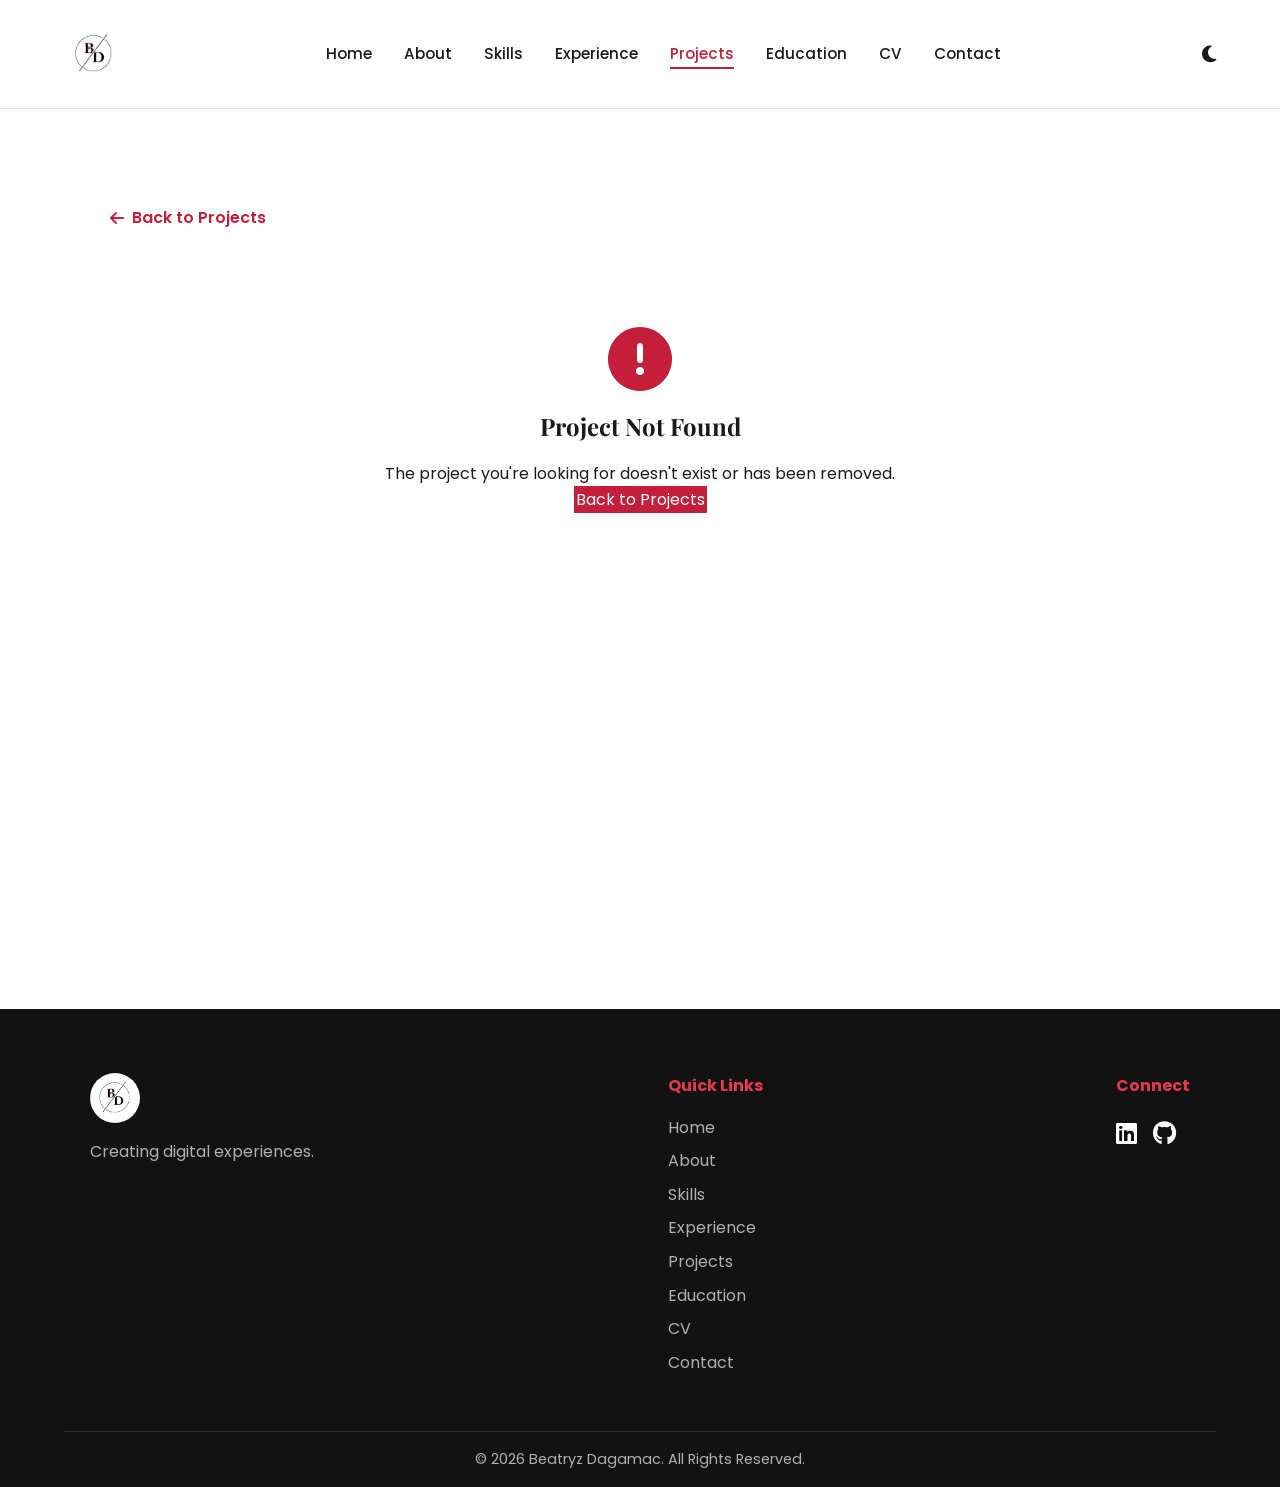
<file: project-detail.html>
<!DOCTYPE html>
<html lang="en">
<head>
    <meta charset="UTF-8">
    <meta name="viewport" content="width=device-width, initial-scale=1.0">
    <title>Project Details | Beatryz Dagamac</title>
    <link rel="stylesheet" href="style.css">
    <link rel="stylesheet" href="https://cdnjs.cloudflare.com/ajax/libs/font-awesome/6.4.0/css/all.min.css">
    <link href="https://fonts.googleapis.com/css2?family=Playfair+Display:wght@700&family=Poppins:wght@300;400;600&display=swap" rel="stylesheet">
    <!-- Standard Favicon -->
    <link rel="icon" type="image/png" href="assets/images/logo-icon.png">

    <!-- Apple Touch Icon (for iOS devices) -->
    <link rel="apple-touch-icon" href="assets/images/logo-icon.png">
</head>
<body>

    <!-- Navigation -->
    <nav class="navbar">
        <div class="logo">
            <img src="assets/images/logo.png" alt="Beatryz Dagamac Logo" class="logo-img">
        </div>
        <ul class="nav-links">
            <li><a href="index.html">Home</a></li>
            <li><a href="about.html">About</a></li>
            <li><a href="skills.html">Skills</a></li>
            <li><a href="experience.html">Experience</a></li>
            <li><a href="projects.html" class="active">Projects</a></li>
            <li><a href="education.html">Education</a></li>
            <li><a href="cv.html">CV</a></li>
            <li><a href="contact.html">Contact</a></li>
        </ul>
        <div class="nav-actions">
            <button id="theme-toggle" aria-label="Toggle Dark Mode">
                <i class="fas fa-moon"></i>
            </button>
            <div class="hamburger">
                <span class="bar"></span>
                <span class="bar"></span>
                <span class="bar"></span>
            </div>
        </div>
    </nav>

    <!-- Project Details Content -->
    <section class="project-detail-section">
        <div class="container">
            <a href="projects.html" class="back-button">
                <i class="fas fa-arrow-left"></i> Back to Projects
            </a>
            
            <div id="projectDetailContent">
                <!-- Project details will be loaded here -->
            </div>
        </div>
    </section>

    <!-- Footer -->
    <footer>
        <div class="footer-content">
            <div class="footer-logo">
                <img src="assets/images/logo.png" alt="Beatryz Dagamac Logo" class="logo-img">
                <p>Creating digital experiences.</p>
            </div>
            <div class="footer-links">
                <h4>Quick Links</h4>
                <ul>
                    <li><a href="index.html">Home</a></li>
                    <li><a href="about.html" class="active">About</a></li>
                    <li><a href="skills.html">Skills</a></li>
                    <li><a href="experience.html">Experience</a></li>
                    <li><a href="projects.html">Projects</a></li>
                    <li><a href="education.html">Education</a></li>
                    <li><a href="cv.html">CV</a></li>
                    <li><a href="contact.html">Contact</a></li>
                </ul>
            </div>
            <div class="footer-social">
                <h4>Connect</h4>
                <div class="social-icons">
                    <a href="https://linkedin.com/in/beatryz-dagamac-381463185" target="_blank"><i class="fab fa-linkedin"></i></a>
                    <a href="https://github.com/beaD8"><i class="fab fa-github"></i></a>
                </div>
            </div>
        </div>
        <div class="footer-bottom">
            <p>&copy; 2026 Beatryz Dagamac. All Rights Reserved.</p>
        </div>
    </footer>

    <script src="script.js"></script>
    <!-- Shared Project Data -->
    <script src="projects-data.js"></script>
    <!-- Project Detail Script -->
    <script src="project-detail.js"></script>
</body>
</html>
</file>
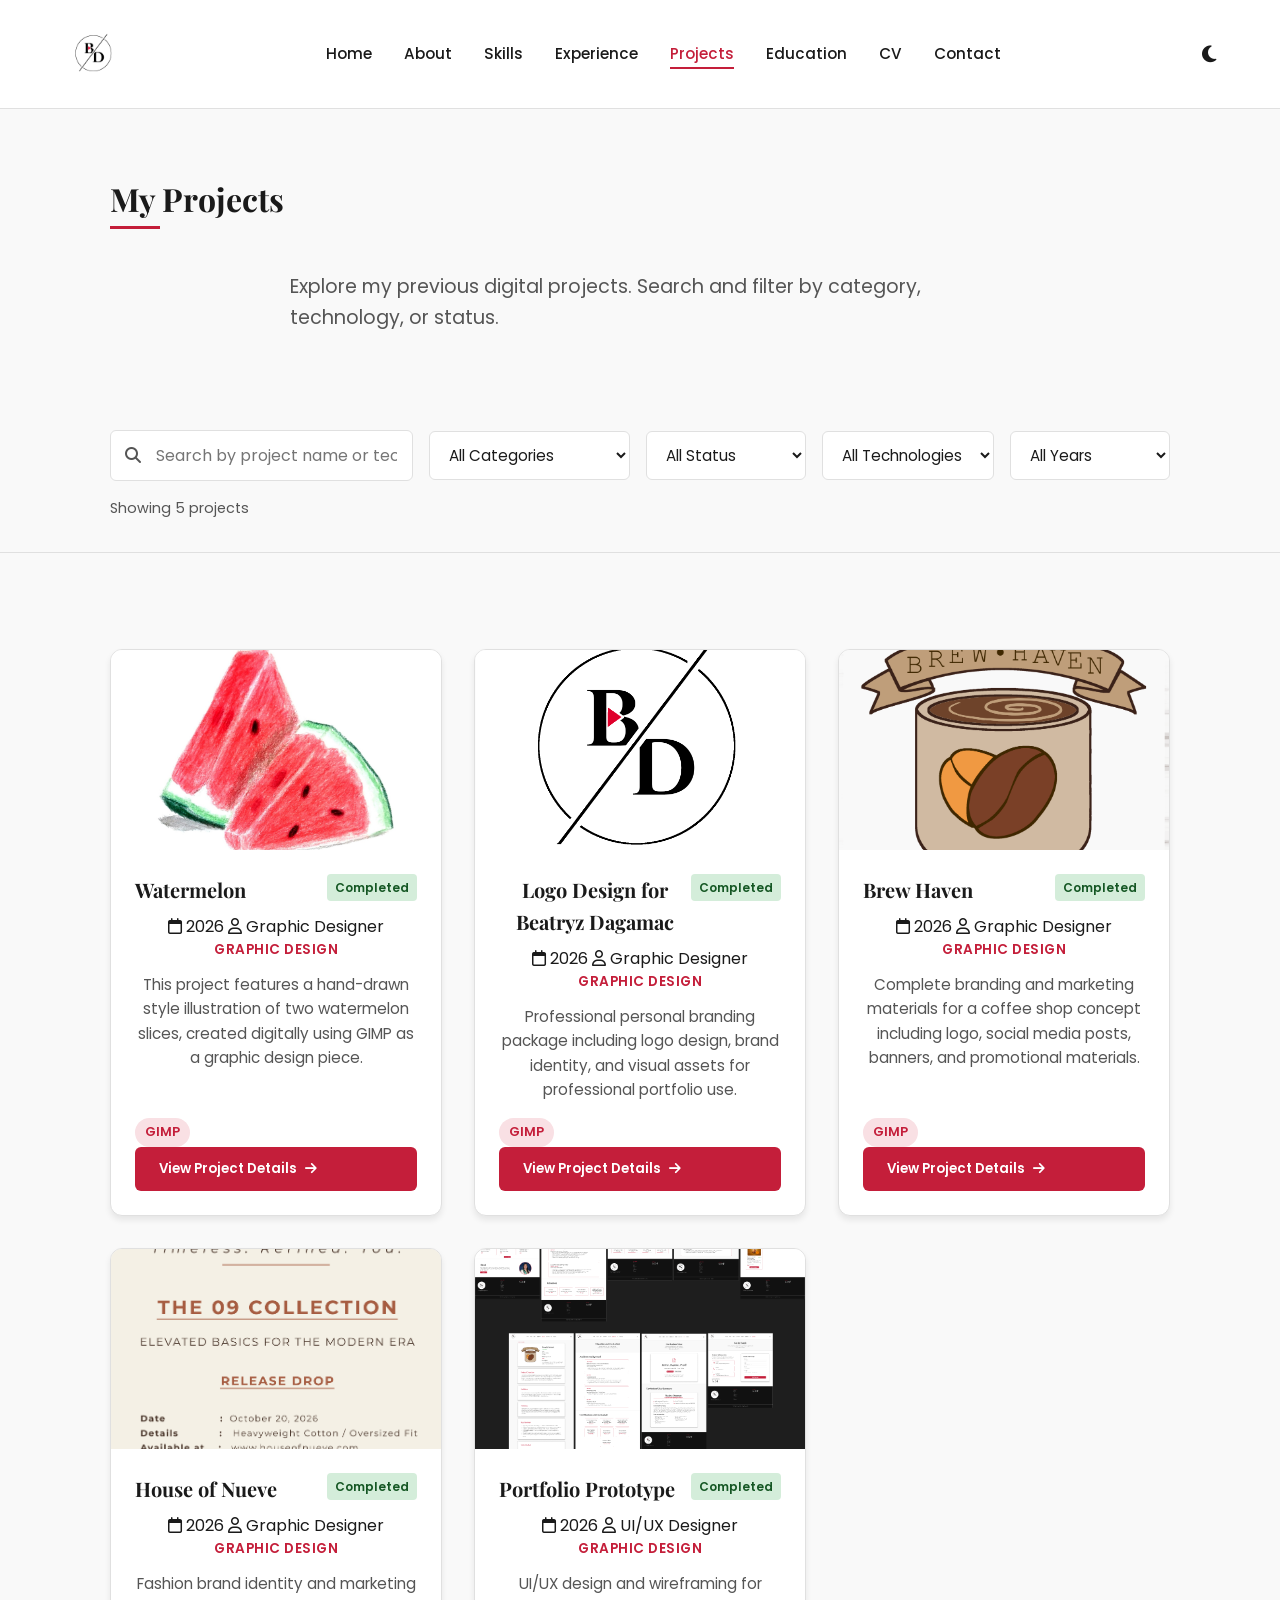
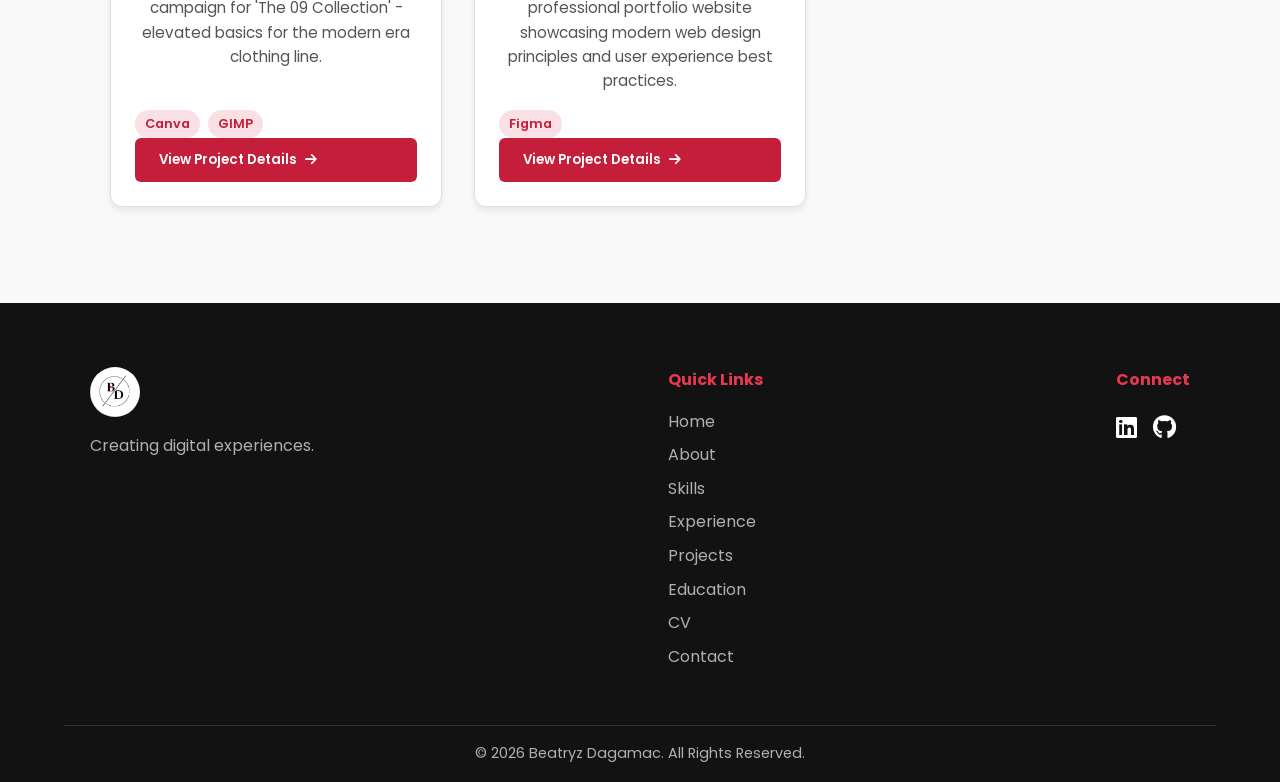
<file: projects.html>
<!DOCTYPE html>
<html lang="en">
<head>
    <meta charset="UTF-8">
    <meta name="viewport" content="width=device-width, initial-scale=1.0">
    <title>Projects | Beatryz Dagamac</title>
    <link rel="stylesheet" href="style.css">
    <link rel="stylesheet" href="https://cdnjs.cloudflare.com/ajax/libs/font-awesome/6.4.0/css/all.min.css">
    <link href="https://fonts.googleapis.com/css2?family=Playfair+Display:wght@700&family=Poppins:wght@300;400;600&display=swap" rel="stylesheet">
    <!-- Standard Favicon -->
    <link rel="icon" type="image/png" href="assets/images/logo-icon.png">

    <!-- Apple Touch Icon (for iOS devices) -->
    <link rel="apple-touch-icon" href="assets/images/logo-icon.png">
</head>
<body>

    <!-- Navigation -->
    <nav class="navbar">
        <div class="logo">
            <img src="assets/images/logo.png" alt="Beatryz Dagamac Logo" class="logo-img">
        </div>
        <ul class="nav-links">
            <li><a href="index.html">Home</a></li>
            <li><a href="about.html">About</a></li>
            <li><a href="skills.html">Skills</a></li>
            <li><a href="experience.html" >Experience</a></li>
            <li><a href="projects.html" class="active">Projects</a></li>
            <li><a href="education.html">Education</a></li>
            <li><a href="cv.html">CV</a></li>
            <li><a href="contact.html">Contact</a></li>
        </ul>
        <div class="nav-actions">
            <button id="theme-toggle" aria-label="Toggle Dark Mode">
                <i class="fas fa-moon"></i>
            </button>
            <div class="hamburger">
                <span class="bar"></span>
                <span class="bar"></span>
                <span class="bar"></span>
            </div>
        </div>
    </nav>

    <!-- Page Header -->
    <section class="page-header">
        <div class="container">
            <h1 class="section-title">My Projects</h1>
            <p class="header-subtitle">Explore my previous digital projects. Search and filter by category, technology, or status.</p>
        </div>
    </section>

    <!-- Search and Filter Section -->
    <section class="filter-section">
        <div class="container">
            <div class="filter-bar">
                <div class="search-box">
                    <i class="fas fa-search"></i>
                    <input type="text" id="searchInput" placeholder="Search by project name or technology...">
                </div>
                <div class="filter-selects">
                    <select id="categoryFilter">
                        <option value="all">All Categories</option>
                        <option value="Web Development">Web Development</option>
                        <option value="Mobile Application">Mobile Application</option>
                        <option value="Information System">Information System</option>
                        <option value="Networking">Networking</option>
                        <option value="Database">Database</option>
                        <option value="Automation">Automation</option>
                        <option value="Graphic Design">Graphic Design</option>
                        <option value="Research">Research</option>
                    </select>
                    
                    <select id="statusFilter">
                        <option value="all">All Status</option>
                        <option value="Completed">Completed</option>
                        <option value="In Progress">In Progress</option>
                        <option value="Planned">Planned</option>
                    </select>

                    <select id="techFilter">
                        <option value="all">All Technologies</option>
                        <option value="GIMP">GIMP</option>
                        <option value="Canva">Canva</option>
                        <option value="Figma">Figma</option>
                        <option value="HTML/CSS">HTML/CSS</option>
                        <option value="JavaScript">JavaScript</option>
                        <option value="PHP">PHP</option>
                        <option value="Python">Python</option>
                        <option value="MySQL">MySQL</option>
                    </select>
                    
                    <select id="yearFilter">
                        <option value="all">All Years</option>
                        <option value="2026">2026</option>
                        <option value="2025">2025</option>
                        <option value="2024">2024</option>
                        <option value="2023">2023</option>
                    </select>
                    
                </div>
            </div>
            <div class="results-info" id="resultsInfo">Showing all projects</div>
        </div>
    </section>

    <!-- Projects Grid -->
    <section class="projects-page-section">
        <div class="container">
            <div class="projects-grid" id="projectsContainer">
                <!-- Projects will be injected here by JavaScript -->
            </div>
            <div class="no-results" id="noResults" style="display: none;">
                <i class="fas fa-folder-open"></i>
                <h3>No projects found</h3>
                <p>Try adjusting your search or filter criteria.</p>
            </div>
        </div>
    </section>

    <!-- Footer -->
    <footer>
        <div class="footer-content">
            <div class="footer-logo">
                <img src="assets/images/logo.png" alt="Beatryz Dagamac Logo" class="logo-img">
                <p>Creating digital experiences.</p>
            </div>
            <div class="footer-links">
                <h4>Quick Links</h4>
                <ul>
                    <li><a href="index.html">Home</a></li>
                    <li><a href="about.html" class="active">About</a></li>
                    <li><a href="skills.html">Skills</a></li>
                    <li><a href="experience.html">Experience</a></li>
                    <li><a href="projects.html">Projects</a></li>
                    <li><a href="education.html">Education</a></li>
                    <li><a href="cv.html">CV</a></li>
                    <li><a href="contact.html">Contact</a></li>
                </ul>
            </div>
            <div class="footer-social">
                <h4>Connect</h4>
                <div class="social-icons">
                    <a href="https://linkedin.com/in/beatryz-dagamac-381463185" target="_blank"><i class="fab fa-linkedin"></i></a>
                    <a href="https://github.com/beaD8"><i class="fab fa-github"></i></a>
                </div>
            </div>
        </div>
        <div class="footer-bottom">
            <p>&copy; 2026 Beatryz Dagamac. All Rights Reserved.</p>
        </div>
    </footer>

    <!-- Main Script (Nav & Dark Mode) -->
    <script src="script.js"></script>
    <!-- Shared Project Data -->
    <script src="projects-data.js"></script>
    <!-- Projects Specific Script -->
    <script src="projects.js"></script>
</body>
</html>
</file>
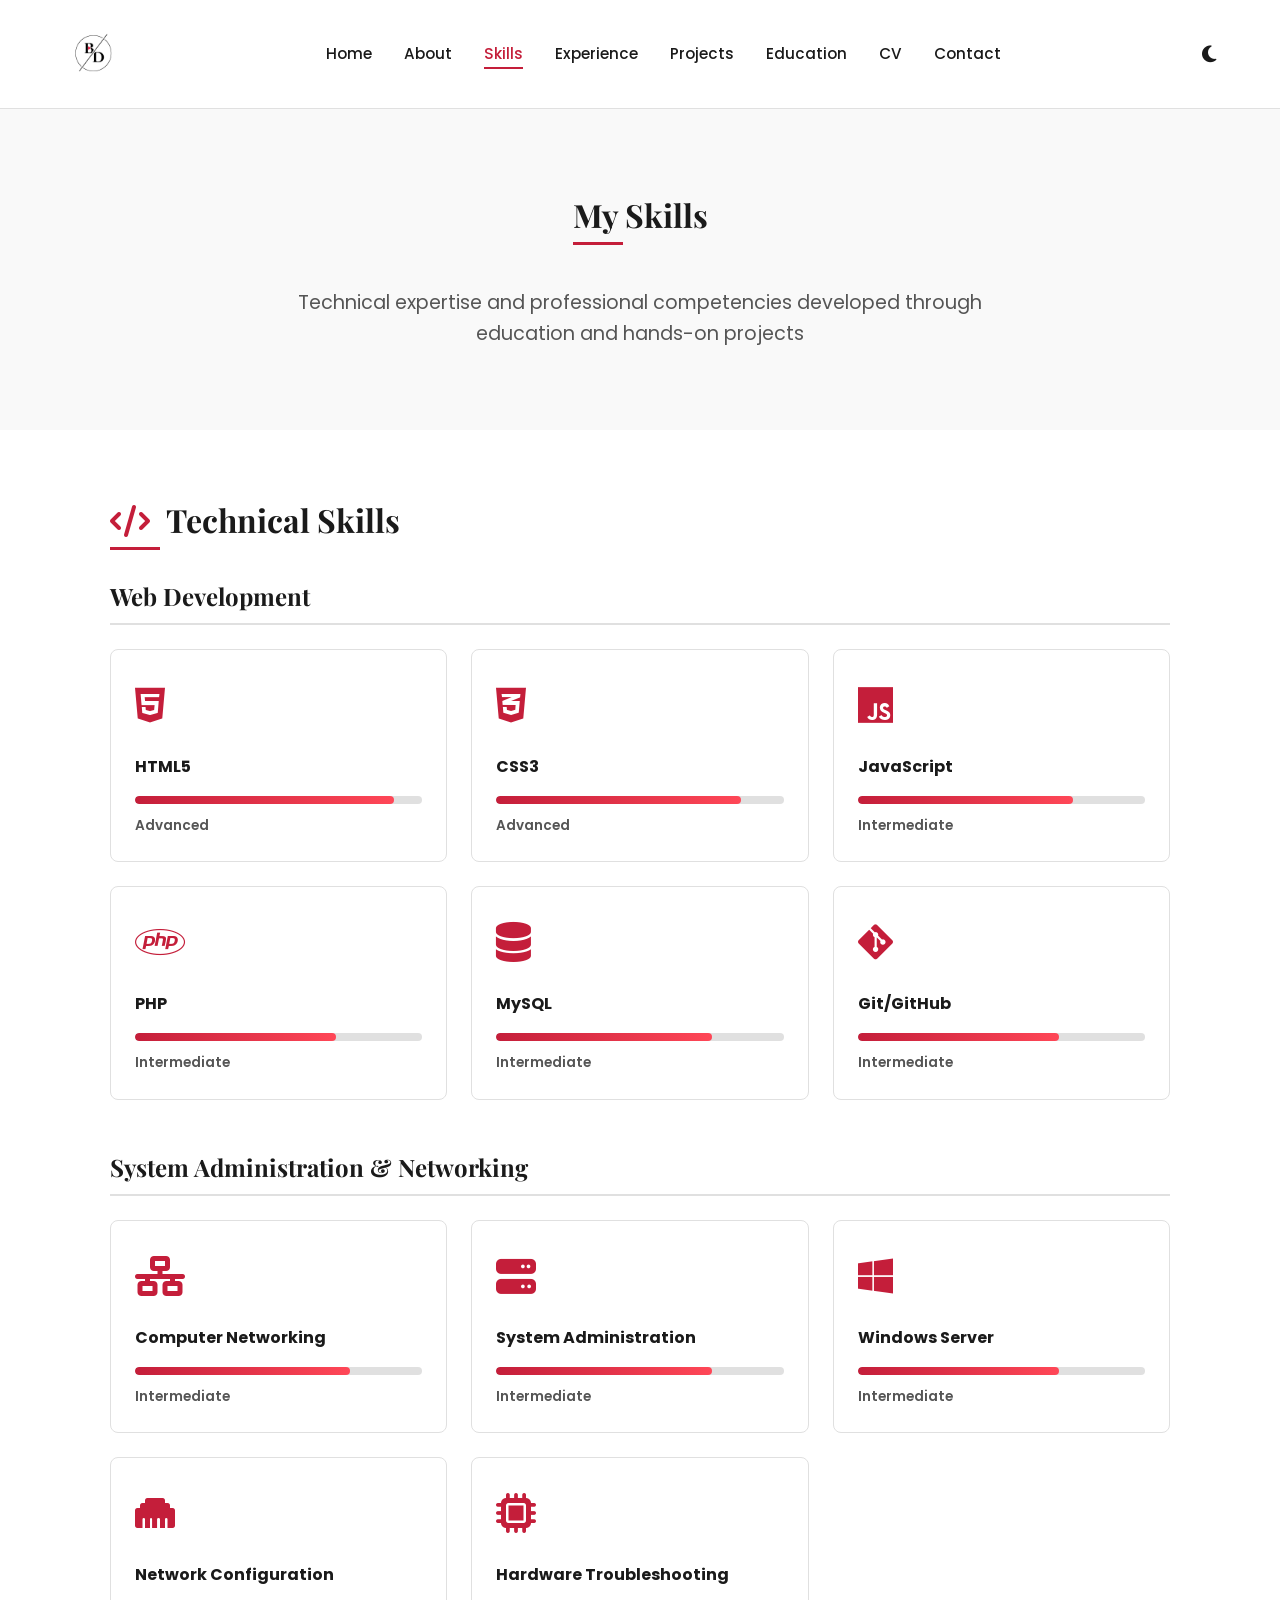
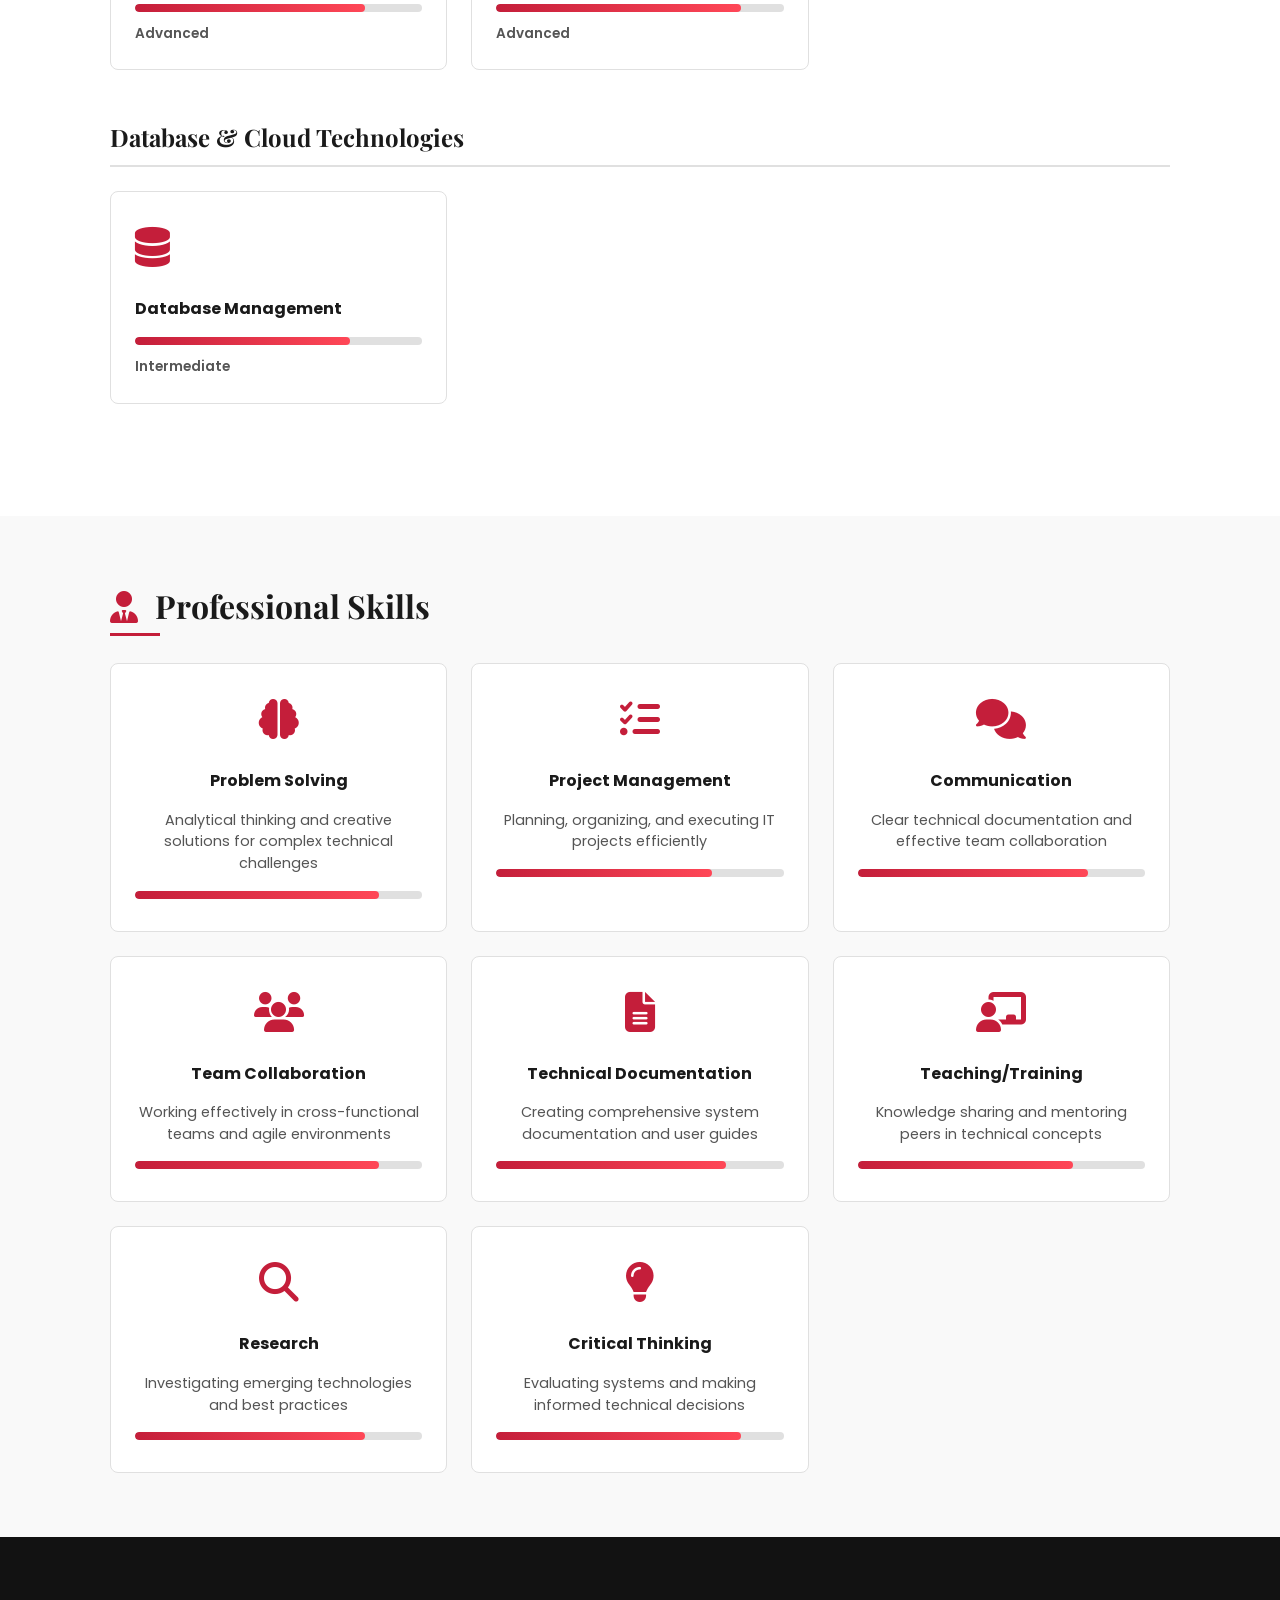
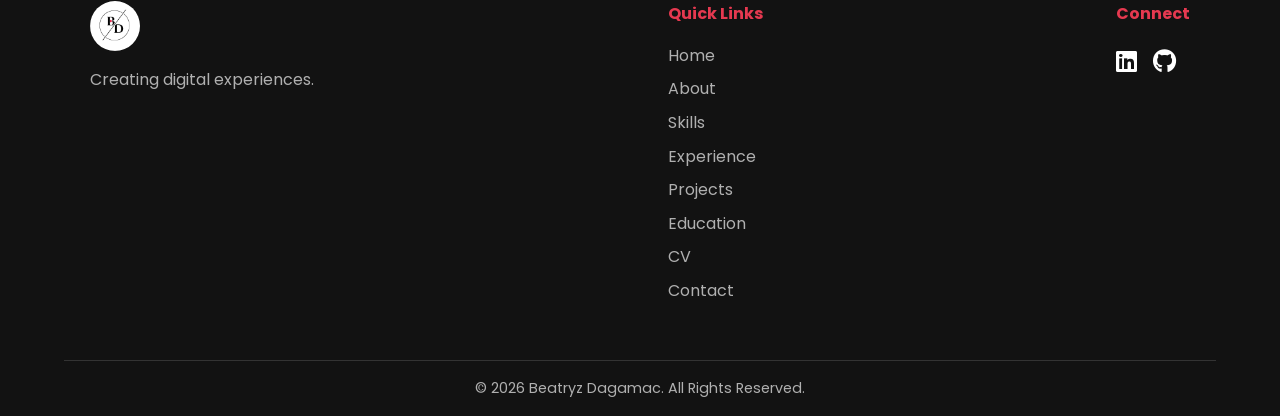
<file: skills.html>
<!DOCTYPE html>
<html lang="en">
<head>
    <meta charset="UTF-8">
    <meta name="viewport" content="width=device-width, initial-scale=1.0">
    <title>Skills | Beatryz Dagamac</title>
    <link rel="stylesheet" href="style.css">
    <link rel="stylesheet" href="https://cdnjs.cloudflare.com/ajax/libs/font-awesome/6.4.0/css/all.min.css">
    <link href="https://fonts.googleapis.com/css2?family=Playfair+Display:wght@700&family=Poppins:wght@300;400;600&display=swap" rel="stylesheet">
    <!-- Standard Favicon -->
    <link rel="icon" type="image/png" href="assets/images/logo-icon.png">

    <!-- Apple Touch Icon (for iOS devices) -->
    <link rel="apple-touch-icon" href="assets/images/logo-icon.png">
</head>
<body>

    <!-- Navigation -->
    <nav class="navbar">
        <div class="logo">
            <img src="assets/images/logo.png" alt="Beatryz Dagamac Logo" class="logo-img">
        </div>
        <ul class="nav-links">
            <li><a href="index.html">Home</a></li>
            <li><a href="about.html">About</a></li>
            <li><a href="skills.html" class="active">Skills</a></li>
            <li><a href="experience.html">Experience</a></li>
            <li><a href="projects.html">Projects</a></li>
            <li><a href="education.html">Education</a></li>
            <li><a href="cv.html">CV</a></li>
            <li><a href="contact.html">Contact</a></li>
        </ul>
        <div class="nav-actions">
            <button id="theme-toggle" aria-label="Toggle Dark Mode">
                <i class="fas fa-moon"></i>
            </button>
            <div class="hamburger">
                <span class="bar"></span>
                <span class="bar"></span>
                <span class="bar"></span>
            </div>
        </div>
    </nav>

    <!-- Skills Header -->
    <section class="page-header skills-header">
        <div class="container">
            <h1 class="section-title">My Skills</h1>
            <p class="header-subtitle">Technical expertise and professional competencies developed through education and hands-on projects</p>
        </div>
    </section>

    <!-- Technical Skills Section -->
    <section class="skills-section">
        <div class="container">
            <h2 class="section-title"><i class="fas fa-code"></i> Technical Skills</h2>
            
            <!-- Web Development Category -->
            <div class="skill-category">
                <h3 class="category-title">Web Development</h3>
                <div class="skills-grid">
                    <div class="skill-card">
                        <div class="skill-icon"><i class="fab fa-html5"></i></div>
                        <h4>HTML5</h4>
                        <div class="skill-bar">
                            <div class="skill-progress" data-progress="90"></div>
                        </div>
                        <span class="skill-level">Advanced</span>
                    </div>
                    <div class="skill-card">
                        <div class="skill-icon"><i class="fab fa-css3-alt"></i></div>
                        <h4>CSS3</h4>
                        <div class="skill-bar">
                            <div class="skill-progress" data-progress="85"></div>
                        </div>
                        <span class="skill-level">Advanced</span>
                    </div>
                    <div class="skill-card">
                        <div class="skill-icon"><i class="fab fa-js"></i></div>
                        <h4>JavaScript</h4>
                        <div class="skill-bar">
                            <div class="skill-progress" data-progress="75"></div>
                        </div>
                        <span class="skill-level">Intermediate</span>
                    </div>
                    <div class="skill-card">
                        <div class="skill-icon"><i class="fab fa-php"></i></div>
                        <h4>PHP</h4>
                        <div class="skill-bar">
                            <div class="skill-progress" data-progress="70"></div>
                        </div>
                        <span class="skill-level">Intermediate</span>
                    </div>
                    <div class="skill-card">
                        <div class="skill-icon"><i class="fas fa-database"></i></div>
                        <h4>MySQL</h4>
                        <div class="skill-bar">
                            <div class="skill-progress" data-progress="75"></div>
                        </div>
                        <span class="skill-level">Intermediate</span>
                    </div>
                    <div class="skill-card">
                        <div class="skill-icon"><i class="fab fa-git-alt"></i></div>
                        <h4>Git/GitHub</h4>
                        <div class="skill-bar">
                            <div class="skill-progress" data-progress="70"></div>
                        </div>
                        <span class="skill-level">Intermediate</span>
                    </div>
                </div>
            </div>

            <!-- System Administration & Networking -->
            <div class="skill-category">
                <h3 class="category-title">System Administration & Networking</h3>
                <div class="skills-grid">
                    <div class="skill-card">
                        <div class="skill-icon"><i class="fas fa-network-wired"></i></div>
                        <h4>Computer Networking</h4>
                        <div class="skill-bar">
                            <div class="skill-progress" data-progress="75"></div>
                        </div>
                        <span class="skill-level">Intermediate</span>
                    </div>
                    <div class="skill-card">
                        <div class="skill-icon"><i class="fas fa-server"></i></div>
                        <h4>System Administration</h4>
                        <div class="skill-bar">
                            <div class="skill-progress" data-progress="75"></div>
                        </div>
                        <span class="skill-level">Intermediate</span>
                    </div>
                    <div class="skill-card">
                        <div class="skill-icon"><i class="fab fa-windows"></i></div>
                        <h4>Windows Server</h4>
                        <div class="skill-bar">
                            <div class="skill-progress" data-progress="70"></div>
                        </div>
                        <span class="skill-level">Intermediate</span>
                    </div>
                    <div class="skill-card">
                        <div class="skill-icon"><i class="fas fa-ethernet"></i></div>
                        <h4>Network Configuration</h4>
                        <div class="skill-bar">
                            <div class="skill-progress" data-progress="80"></div>
                        </div>
                        <span class="skill-level">Advanced</span>
                    </div>
                    <div class="skill-card">
                        <div class="skill-icon"><i class="fas fa-microchip"></i></div>
                        <h4>Hardware Troubleshooting</h4>
                        <div class="skill-bar">
                            <div class="skill-progress" data-progress="85"></div>
                        </div>
                        <span class="skill-level">Advanced</span>
                    </div>
                </div>
            </div>

            <!-- Database & Cloud -->
            <div class="skill-category">
                <h3 class="category-title">Database & Cloud Technologies</h3>
                <div class="skills-grid">
                    <div class="skill-card">
                        <div class="skill-icon"><i class="fas fa-database"></i></div>
                        <h4>Database Management</h4>
                        <div class="skill-bar">
                            <div class="skill-progress" data-progress="75"></div>
                        </div>
                        <span class="skill-level">Intermediate</span>
                    </div>
                </div>
            </div>
        </div>
    </section>

    <!-- Professional Skills Section -->
    <section class="skills-section professional-skills">
        <div class="container">
            <h2 class="section-title"><i class="fas fa-user-tie"></i> Professional Skills</h2>
            
            <div class="skills-grid">
                <div class="skill-card professional">
                    <div class="skill-icon"><i class="fas fa-brain"></i></div>
                    <h4>Problem Solving</h4>
                    <p>Analytical thinking and creative solutions for complex technical challenges</p>
                    <div class="skill-bar">
                        <div class="skill-progress" data-progress="85"></div>
                    </div>
                </div>
                <div class="skill-card professional">
                    <div class="skill-icon"><i class="fas fa-tasks"></i></div>
                    <h4>Project Management</h4>
                    <p>Planning, organizing, and executing IT projects efficiently</p>
                    <div class="skill-bar">
                        <div class="skill-progress" data-progress="75"></div>
                    </div>
                </div>
                <div class="skill-card professional">
                    <div class="skill-icon"><i class="fas fa-comments"></i></div>
                    <h4>Communication</h4>
                    <p>Clear technical documentation and effective team collaboration</p>
                    <div class="skill-bar">
                        <div class="skill-progress" data-progress="80"></div>
                    </div>
                </div>
                <div class="skill-card professional">
                    <div class="skill-icon"><i class="fas fa-users"></i></div>
                    <h4>Team Collaboration</h4>
                    <p>Working effectively in cross-functional teams and agile environments</p>
                    <div class="skill-bar">
                        <div class="skill-progress" data-progress="85"></div>
                    </div>
                </div>
                <div class="skill-card professional">
                    <div class="skill-icon"><i class="fas fa-file-alt"></i></div>
                    <h4>Technical Documentation</h4>
                    <p>Creating comprehensive system documentation and user guides</p>
                    <div class="skill-bar">
                        <div class="skill-progress" data-progress="80"></div>
                    </div>
                </div>
                <div class="skill-card professional">
                    <div class="skill-icon"><i class="fas fa-chalkboard-teacher"></i></div>
                    <h4>Teaching/Training</h4>
                    <p>Knowledge sharing and mentoring peers in technical concepts</p>
                    <div class="skill-bar">
                        <div class="skill-progress" data-progress="75"></div>
                    </div>
                </div>
                <div class="skill-card professional">
                    <div class="skill-icon"><i class="fas fa-search"></i></div>
                    <h4>Research</h4>
                    <p>Investigating emerging technologies and best practices</p>
                    <div class="skill-bar">
                        <div class="skill-progress" data-progress="80"></div>
                    </div>
                </div>
                <div class="skill-card professional">
                    <div class="skill-icon"><i class="fas fa-lightbulb"></i></div>
                    <h4>Critical Thinking</h4>
                    <p>Evaluating systems and making informed technical decisions</p>
                    <div class="skill-bar">
                        <div class="skill-progress" data-progress="85"></div>
                    </div>
                </div>
            </div>
        </div>
    </section>


    <!-- Footer -->
    <footer>
        <div class="footer-content">
            <div class="footer-logo">
                <img src="assets/images/logo.png" alt="Beatryz Dagamac Logo" class="logo-img">
                <p>Creating digital experiences.</p>
            </div>
            <div class="footer-links">
                <h4>Quick Links</h4>
                <ul>
                    <li><a href="index.html">Home</a></li>
                    <li><a href="about.html" class="active">About</a></li>
                    <li><a href="skills.html">Skills</a></li>
                    <li><a href="experience.html">Experience</a></li>
                    <li><a href="projects.html">Projects</a></li>
                    <li><a href="education.html">Education</a></li>
                    <li><a href="cv.html">CV</a></li>
                    <li><a href="contact.html">Contact</a></li>
                </ul>
            </div>
            <div class="footer-social">
                <h4>Connect</h4>
                <div class="social-icons">
                    <a href="https://linkedin.com/in/beatryz-dagamac-381463185" target="_blank"><i class="fab fa-linkedin"></i></a>
                    <a href="https://github.com/beaD8"><i class="fab fa-github"></i></a>
  
                </div>
            </div>
        </div>
        <div class="footer-bottom">
            <p>&copy; 2026 Beatryz Dagamac. All Rights Reserved.</p>
        </div>
    </footer>

    <script src="script.js"></script>
    <script>
        // Animate skill bars on scroll
        document.addEventListener('DOMContentLoaded', () => {
            const skillBars = document.querySelectorAll('.skill-progress');
            
            const observerOptions = {
                threshold: 0.5,
                rootMargin: '0px'
            };
            
            const observer = new IntersectionObserver((entries) => {
                entries.forEach(entry => {
                    if (entry.isIntersecting) {
                        const progress = entry.target.getAttribute('data-progress');
                        entry.target.style.width = progress + '%';
                        entry.target.classList.add('animated');
                    }
                });
            }, observerOptions);
            
            skillBars.forEach(bar => {
                observer.observe(bar);
            });
        });
    </script>
</body>
</html>
</file>
<file: style.css>
/* =========================================
   1. CSS Variables (Unified Color Palette)
   ========================================= */
:root {
    /* Base Colors */
    --primary-bg: #FFFFFF;
    --secondary-bg: #F9F9F9;
    --text-main: #1A1A1A;
    --text-muted: #555555;
    
    /* Accent Colors (Red from logo) */
    --accent-color: #C41E3A;
    --accent-hover: #9e182e;
    --accent-light: #f9e0e4; /* Light red for badges/tags backgrounds */
    --accent-dark: #8a1529;
    
    /* UI Elements */
    --border-color: #E0E0E0;
    --card-bg: #FFFFFF;
    --shadow: 0 4px 6px rgba(0, 0, 0, 0.08);
    --shadow-hover: 0 8px 25px rgba(0, 0, 0, 0.12);
    
    /* Semantic Colors (Light Mode) */
    --success-bg: #d4edda;
    --success-text: #155724;
    --success-border: #c3e6cb;
    --error-bg: #f8d7da;
    --error-text: #721c24;
    --error-border: #f5c6cb;
    --warning-bg: #fff3cd;
    --warning-text: #856404;
    --info-bg: #d1ecf1;
    --info-text: #0c5460;

    /* Aliases for compatibility with older CSS blocks */
    --bg-primary: var(--primary-bg);
    --bg-secondary: var(--secondary-bg);
    --text-color: var(--text-main);
}

/* =========================================
   2. Dark Mode Overrides
   ========================================= */
body.dark-mode {
    /* Base Colors */
    --primary-bg: #121212;
    --secondary-bg: #1E1E1E;
    --text-main: #FFFFFF;
    --text-muted: #B0B0B0;
    
    /* Accent Colors (Slightly brighter for better contrast in dark mode) */
    --accent-color: #E63950;
    --accent-hover: #ff4d62;
    --accent-light: #3a1a1f; /* Dark red for badges/tags backgrounds */
    --accent-dark: #ff6b7d;
    
    /* UI Elements */
    --border-color: #333333;
    --card-bg: #1E1E1E;
    --shadow: 0 4px 6px rgba(0, 0, 0, 0.3);
    --shadow-hover: 0 8px 25px rgba(0, 0, 0, 0.5);

    /* Semantic Colors (Dark Mode) */
    --success-bg: #1a2e1a;
    --success-text: #75b798;
    --success-border: #2a4a2a;
    --error-bg: #2e1a1a;
    --error-text: #f1aeb5;
    --error-border: #4a2a2a;
    --warning-bg: #2e2a1a;
    --warning-text: #e0c060;
    --info-bg: #1a2a2e;
    --info-text: #6edff6;

    /* Aliases */
    --bg-primary: var(--primary-bg);
    --bg-secondary: var(--secondary-bg);
    --text-color: var(--text-main);
}

/* =========================================
   3. Reset and Base Styles
   ========================================= */
* {
    margin: 0;
    padding: 0;
    box-sizing: border-box;
    font-family: 'Poppins', sans-serif;
    transition: background-color 0.3s, color 0.3s, border-color 0.3s, box-shadow 0.3s;
}

body {
    background-color: var(--primary-bg);
    color: var(--text-main);
    line-height: 1.6;
}

a {
    text-decoration: none;
    color: inherit;
}

ul {
    list-style: none;
}

.container {
    max-width: 1100px;
    margin: 0 auto;
    padding: 0 20px;
}

.accent-text {
    color: var(--accent-color);
}

/* =========================================
   4. Typography & Buttons
   ========================================= */
h1, h2, h3, .logo-text {
    font-family: 'Playfair Display', serif;
}

.section-title {
    font-size: 2rem;
    margin-bottom: 2rem;
    position: relative;
    display: inline-block;
}

.section-title::after {
    content: '';
    position: absolute;
    bottom: -5px;
    left: 0;
    width: 50px;
    height: 3px;
    background-color: var(--accent-color);
}

.btn {
    display: inline-block;
    padding: 10px 24px;
    border-radius: 4px;
    font-weight: 600;
    cursor: pointer;
    transition: all 0.3s ease;
    margin-right: 10px;
}

.btn-primary {
    background-color: var(--accent-color);
    color: #fff;
    border: 2px solid var(--accent-color);
}

.btn-primary:hover {
    background-color: var(--accent-hover);
    border-color: var(--accent-hover);
}

.btn-outline {
    background-color: transparent;
    color: var(--text-main);
    border: 2px solid var(--text-main);
}

.btn-outline:hover {
    background-color: var(--text-main);
    color: var(--primary-bg);
}

/* =========================================
   5. Navigation
   ========================================= */
.navbar {
    display: flex;
    justify-content: space-between;
    align-items: center;
    padding: 1.5rem 5%;
    background-color: var(--primary-bg);
    position: sticky;
    top: 0;
    z-index: 1000;
    border-bottom: 1px solid var(--border-color);
}

.logo {
    display: flex;
    align-items: center;
}

.logo-img {
    height: 60px;
    width: auto;
    object-fit: contain;
    transition: transform 0.3s ease;
    border-radius: 50%;
}

.logo-img:hover {
    transform: scale(1.05);
}

.logo-text {
    font-size: 1.8rem;
    font-weight: bold;
    color: var(--text-main);
}

.logo-text .accent {
    color: var(--accent-color);
    font-style: italic;
}

.nav-links {
    display: flex;
    gap: 2rem;
}

.nav-links a {
    font-weight: 500;
    font-size: 0.95rem;
    position: relative;
}

.nav-links a:hover, .nav-links a.active {
    color: var(--accent-color);
}

.nav-links a::after {
    content: '';
    position: absolute;
    width: 0;
    height: 2px;
    bottom: -5px;
    left: 0;
    background-color: var(--accent-color);
    transition: width 0.3s;
}

.nav-links a:hover::after, .nav-links a.active::after {
    width: 100%;
}

.nav-actions {
    display: flex;
    align-items: center;
    gap: 1.5rem;
}

#theme-toggle {
    background: none;
    border: none;
    cursor: pointer;
    font-size: 1.2rem;
    color: var(--text-main);
}

.hamburger {
    display: none;
    cursor: pointer;
}

.bar {
    display: block;
    width: 25px;
    height: 3px;
    margin: 5px auto;
    background-color: var(--text-main);
    transition: all 0.3s ease;
}

/* =========================================
   6. Hero Section
   ========================================= */
.hero {
    padding: 4rem 5%;
    min-height: 80vh;
    display: flex;
    align-items: center;
}

.hero-content {
    display: flex;
    align-items: center;
    justify-content: space-between;
    max-width: 1100px;
    margin: 0 auto;
    width: 100%;
    gap: 2rem;
}

.hero-text {
    flex: 1;
}

.hero-text h1 {
    font-size: 3rem;
    margin-bottom: 0.5rem;
    line-height: 1.2;
}

.hero-text h2 {
    font-size: 1.5rem;
    color: var(--text-muted);
    margin-bottom: 1.5rem;
    font-family: 'Poppins', sans-serif;
    font-weight: 400;
}

.hero-text p {
    margin-bottom: 2rem;
    color: var(--text-muted);
    max-width: 500px;
}

.hero-buttons {
    display: flex;
    gap: 1rem;
    flex-wrap: wrap;
}

.hero-image {
    flex: 1;
    display: flex;
    justify-content: center;
}

.img-placeholder {
    width: 300px;
    height: 300px;
    background-color: var(--secondary-bg);
    border: 2px solid var(--border-color);
    border-radius: 50%;
    display: flex;
    align-items: center;
    justify-content: center;
    overflow: hidden;
}

.profile-img {
    width: 100%;
    height: 100%;
    object-fit: cover;
    display: block;
}

/* =========================================
   7. Featured Works & Projects
   ========================================= */
.featured-works, .projects-page-section {
    padding: 4rem 0;
    background-color: var(--secondary-bg);
    text-align: center;
}

.projects-grid {
    display: grid;
    grid-template-columns: repeat(auto-fill, minmax(320px, 1fr));
    gap: 2rem;
    max-width: 1100px;
    margin: 0 auto;
    padding: 2rem 0;
}

.project-card {
    background: var(--card-bg);
    border-radius: 12px;
    overflow: hidden;
    box-shadow: var(--shadow);
    transition: transform 0.3s ease, box-shadow 0.3s ease, border-color 0.3s;
    border: 1px solid var(--border-color);
    display: flex;
    flex-direction: column;
}

.project-card:hover {
    transform: translateY(-8px);
    box-shadow: var(--shadow-hover);
    border-color: var(--accent-color);
}

.project-image {
    position: relative;
    height: 200px;
    overflow: hidden;
    background-color: var(--secondary-bg);
}

.project-image img {
    width: 100%;
    height: 100%;
    object-fit: cover;
    transition: transform 0.3s ease;
}

.project-card:hover .project-image img {
    transform: scale(1.05);
}

.project-overlay {
    position: absolute;
    top: 0;
    left: 0;
    width: 100%;
    height: 100%;
    background: rgba(0,0,0,0.6);
    display: flex;
    align-items: center;
    justify-content: center;
    gap: 1rem;
    opacity: 0;
    transition: opacity 0.3s ease;
}

.project-card:hover .project-overlay {
    opacity: 1;
}

.btn-icon {
    color: white;
    font-size: 1.5rem;
    padding: 10px;
    background: rgba(255,255,255,0.2);
    border-radius: 50%;
    transition: background 0.3s;
}

.btn-icon:hover {
    background: var(--accent-color);
}

.project-content {
    padding: 1.5rem;
    display: flex;
    flex-direction: column;
    flex-grow: 1;
}

.project-header {
    display: flex;
    justify-content: space-between;
    align-items: flex-start;
    margin-bottom: 0.5rem;
}

.project-header h3 {
    font-family: 'Playfair Display', serif;
    font-size: 1.25rem;
    margin: 0;
    color: var(--text-main);
}

.project-category {
    color: var(--accent-color);
    font-size: 0.85rem;
    margin-bottom: 0.75rem;
    font-weight: 600;
    text-transform: uppercase;
    letter-spacing: 0.5px;
}

.project-description {
    font-size: 0.95rem;
    line-height: 1.6;
    color: var(--text-muted);
    margin-bottom: 1rem;
    flex-grow: 1;
}

.project-tech {
    display: flex;
    flex-wrap: wrap;
    gap: 0.5rem;
}

.tech-badge {
    background: var(--accent-light);
    color: var(--accent-color);
    padding: 4px 10px;
    border-radius: 20px;
    font-size: 0.8rem;
    font-weight: 600;
}

.status-badge {
    font-size: 0.75rem;
    padding: 4px 8px;
    border-radius: 4px;
    font-weight: 600;
}

.status-badge.completed { background: var(--success-bg); color: var(--success-text); }
.status-badge.in-progress { background: var(--warning-bg); color: var(--warning-text); }
.status-badge.planned { background: var(--info-bg); color: var(--info-text); }

.card-status {
    position: absolute;
    top: 15px;
    right: 15px;
    background-color: var(--accent-color);
    color: #fff;
    padding: 4px 12px;
    border-radius: 20px;
    font-size: 0.75rem;
    font-weight: 600;
    text-transform: uppercase;
}

.card-status.in-progress { background-color: #f39c12; }
.card-status.planned { background-color: #7f8c8d; }

/* =========================================
   8. About & Skills Preview
   ========================================= */
.about-preview {
    padding: 4rem 0;
}

.about-container {
    display: flex;
    align-items: center;
    gap: 4rem;
}

.about-text {
    flex: 1;
}

.about-text p {
    margin-bottom: 2rem;
    color: var(--text-muted);
}

.about-image {
    flex: 1;
    display: flex;
    justify-content: center;
}

.img-placeholder.square {
    border-radius: 8px;
    width: 350px;
    height: 250px;
}

/* =========================================
   9. Footer (Fixed Black Background)
   ========================================= */
footer {
    background-color: #121212; /* Always black/dark */
    color: #FFFFFF;            /* Always white text */
    padding: 4rem 5% 1rem;
}

.footer-content {
    display: flex;
    justify-content: space-between;
    flex-wrap: wrap;
    gap: 2rem;
    max-width: 1100px;
    margin: 0 auto 3rem;
}

.footer-logo .logo-img {
    height: 50px;
    margin-bottom: 0.5rem;
    /* Ensure logo stays visible on dark bg */
    filter: brightness(1);
}

.footer-logo p {
    color: #B0B0B0; /* Light gray, always */
}

.footer-links h4, .footer-social h4 {
    margin-bottom: 1rem;
    color: #E63950; /* Accent red - always visible */
}

.footer-links ul li {
    margin-bottom: 0.5rem;
}

.footer-links a {
    color: #B0B0B0; /* Light gray links */
    transition: color 0.3s;
}

.footer-links a:hover {
    color: #E63950;
}

.social-icons {
    display: flex;
    gap: 1rem;
}

.social-icons a {
    color: #FFFFFF; /* White icons */
    font-size: 1.5rem;
    transition: color 0.3s;
}

.social-icons a:hover {
    color: #E63950;
}

.footer-bottom {
    text-align: center;
    border-top: 1px solid #333333; /* Dark border */
    padding-top: 1rem;
    color: #B0B0B0;
    font-size: 0.9rem;
}

/* =========================================
   10. Page Headers & Bio
   ========================================= */
.page-header {
    padding: 4rem 5%;
    background-color: var(--secondary-bg);
}

.header-content {
    display: flex;
    align-items: center;
    gap: 3rem;
    max-width: 1100px;
    margin: 0 auto;
}

.header-image .img-placeholder.square {
    width: 250px;
    height: 250px;
    border-radius: 8px;
    border: 3px solid var(--accent-color);
}

.header-info {
    flex: 1;
}

.info-grid {
    display: grid;
    grid-template-columns: repeat(2, 1fr);
    gap: 1.5rem;
    margin-top: 2rem;
}

.info-item {
    display: flex;
    align-items: center;
    gap: 10px;
    font-size: 1rem;
    color: var(--text-muted);
}

.info-item i {
    color: var(--accent-color);
    width: 20px;
    text-align: center;
}

.bio-section {
    padding: 4rem 5%;
}

.bio-text {
    font-size: 1.1rem;
    color: var(--text-muted);
    max-width: 900px;
    line-height: 1.8;
}

/* =========================================
   11. Timeline (Experience & Education)
   ========================================= */
.experience-section, .education-section, .certifications-section {
    padding: 4rem 5%;
}

.timeline {
    position: relative;
    max-width: 900px;
    margin: 0 auto;
    padding: 20px 0;
}

.timeline::before {
    content: '';
    position: absolute;
    top: 0;
    bottom: 0;
    left: 20px;
    width: 3px;
    background-color: var(--border-color);
}

.timeline-item {
    position: relative;
    margin-bottom: 3rem;
    padding-left: 60px;
}

.timeline-dot {
    position: absolute;
    left: 11px;
    top: 25px;
    width: 18px;
    height: 18px;
    border-radius: 50%;
    background-color: var(--accent-color);
    border: 4px solid var(--primary-bg);
    box-shadow: 0 0 0 3px var(--accent-color);
    z-index: 2;
}

.timeline-content {
    background: var(--card-bg);
    padding: 1.5rem;
    border-radius: 12px;
    box-shadow: var(--shadow);
    border: 1px solid var(--border-color);
    transition: transform 0.3s ease, box-shadow 0.3s ease;
}

.timeline-content:hover {
    transform: translateY(-3px);
    box-shadow: var(--shadow-hover);
    border-color: var(--accent-color);
}

.timeline-header {
    display: flex;
    justify-content: space-between;
    align-items: flex-start;
    flex-wrap: wrap;
    gap: 1rem;
    margin-bottom: 1rem;
    border-bottom: 1px solid var(--border-color);
    padding-bottom: 1rem;
}

.timeline-header h3 {
    font-size: 1.4rem;
    color: var(--text-main);
    margin: 0;
}

.timeline-date, .timeline-year {
    display: inline-block;
    background-color: var(--accent-color);
    color: #fff;
    padding: 5px 12px;
    border-radius: 20px;
    font-size: 0.85rem;
    font-weight: 600;
    white-space: nowrap;
}

.timeline-date i {
    margin-right: 5px;
}

.timeline-org {
    display: flex;
    gap: 1.5rem;
    flex-wrap: wrap;
    margin-bottom: 1.5rem;
    color: var(--text-muted);
    font-size: 0.95rem;
}

.timeline-org i {
    color: var(--accent-color);
    margin-right: 5px;
}

.timeline-body h4 {
    font-size: 1.1rem;
    color: var(--text-main);
    margin-top: 1.5rem;
    margin-bottom: 0.8rem;
    font-weight: 600;
}

.timeline-body h4:first-child {
    margin-top: 0;
}

.timeline-body ul {
    list-style-type: none;
    padding-left: 0;
}

.timeline-body ul li {
    position: relative;
    padding-left: 20px;
    margin-bottom: 0.6rem;
    color: var(--text-muted);
    line-height: 1.6;
}

.timeline-body ul li::before {
    content: '▸';
    position: absolute;
    left: 0;
    color: var(--accent-color);
    font-weight: bold;
}

.timeline-major {
    font-weight: 600;
    color: var(--text-main);
    margin: 0 0 0.75rem 0;
    font-size: 0.95rem;
}

.timeline-school {
    color: var(--text-muted);
    font-size: 0.9rem;
    margin: 0 0 1rem 0;
    display: flex;
    align-items: center;
    flex-wrap: wrap;
    gap: 0.5rem;
}

.location-sep {
    color: var(--border-color);
}

.timeline-desc {
    font-size: 0.95rem;
    line-height: 1.6;
    color: var(--text-muted);
    margin: 0;
}

/* =========================================
   12. Education & Certifications Grid
   ========================================= */
.edu-grid, .cert-grid {
    display: grid;
    grid-template-columns: repeat(auto-fill, minmax(280px, 1fr));
    gap: 1.5rem;
    margin-top: 2rem;
}

.edu-card, .cert-card {
    background: var(--card-bg);
    border: 1px solid var(--border-color);
    border-radius: 12px;
    padding: 2rem 1.5rem;
    text-align: center;
    transition: all 0.3s ease;
    box-shadow: var(--shadow);
    display: flex;
    flex-direction: column;
    align-items: center;
}

.edu-card:hover, .cert-card:hover {
    transform: translateY(-5px);
    box-shadow: var(--shadow-hover);
    border-color: var(--accent-color);
}

.edu-icon, .cert-icon {
    width: 60px;
    height: 60px;
    background: var(--accent-light);
    color: var(--accent-color);
    border-radius: 50%;
    display: flex;
    align-items: center;
    justify-content: center;
    font-size: 1.5rem;
    margin-bottom: 1rem;
}

.edu-card h3, .cert-title {
    font-family: 'Playfair Display', serif;
    font-size: 1.1rem;
    margin: 0 0 0.5rem 0;
    color: var(--text-main);
}

.edu-school, .cert-issuer {
    font-weight: 600;
    color: var(--text-muted);
    font-size: 0.9rem;
    margin: 0 0 1rem 0;
}

.edu-year {
    color: var(--accent-color);
    font-weight: 600;
    margin: 0.5rem 0;
}

.edu-major {
    color: var(--text-muted);
    font-size: 0.9rem;
}

.cert-details {
    display: flex;
    flex-direction: column;
    gap: 0.5rem;
    font-size: 0.85rem;
    color: var(--text-muted);
    width: 100%;
    border-top: 1px solid var(--border-color);
    padding-top: 1rem;
    margin-top: auto;
}

.cert-details span {
    display: flex;
    align-items: center;
    justify-content: center;
    gap: 0.5rem;
}

.cert-id {
    font-family: monospace;
    background: var(--secondary-bg);
    padding: 2px 8px;
    border-radius: 4px;
    font-size: 0.8rem;
}

/* =========================================
   13. Skills Page
   ========================================= */
.skills-header {
    text-align: center;
    padding: 5rem 5%;
}

.header-subtitle {
    font-size: 1.2rem;
    color: var(--text-muted);
    max-width: 700px;
    margin: 1rem auto 0;
}

.skills-section {
    padding: 4rem 5%;
}

.professional-skills {
    background-color: var(--secondary-bg);
}

.section-title i {
    color: var(--accent-color);
    margin-right: 10px;
}

.skill-category {
    margin-bottom: 3rem;
}

.category-title {
    font-size: 1.5rem;
    margin-bottom: 1.5rem;
    color: var(--text-main);
    padding-bottom: 0.5rem;
    border-bottom: 2px solid var(--border-color);
}

.skills-grid {
    display: grid;
    grid-template-columns: repeat(auto-fill, minmax(280px, 1fr));
    gap: 1.5rem;
}

.skill-card {
    background-color: var(--card-bg);
    border: 1px solid var(--border-color);
    border-radius: 8px;
    padding: 1.5rem;
    transition: transform 0.3s, box-shadow 0.3s, border-color 0.3s;
}

.skill-card:hover {
    transform: translateY(-5px);
    box-shadow: var(--shadow-hover);
    border-color: var(--accent-color);
}

.skill-card.professional {
    text-align: center;
}

.skill-icon {
    font-size: 2.5rem;
    color: var(--accent-color);
    margin-bottom: 1rem;
}

.skill-card h4 {
    margin-bottom: 1rem;
    color: var(--text-main);
}

.skill-card.professional p {
    font-size: 0.9rem;
    color: var(--text-muted);
    margin-bottom: 1rem;
    line-height: 1.5;
}

.skill-bar {
    width: 100%;
    height: 8px;
    background-color: var(--border-color);
    border-radius: 4px;
    overflow: hidden;
    margin-bottom: 0.5rem;
}

.skill-progress {
    height: 100%;
    background: linear-gradient(90deg, var(--accent-color), #ff4757);
    border-radius: 4px;
    width: 0;
    transition: width 1s ease-out;
}

.skill-progress.animated {
    width: var(--progress-width, 0);
}

.skill-level {
    font-size: 0.85rem;
    color: var(--text-muted);
    font-weight: 600;
}

.skills-stats {
    padding: 4rem 5%;
    background-color: var(--accent-color);
    color: #fff;
}

.stats-grid {
    display: grid;
    grid-template-columns: repeat(auto-fit, minmax(200px, 1fr));
    gap: 2rem;
    text-align: center;
}

.stat-item {
    padding: 1.5rem;
}

.stat-number {
    font-size: 3rem;
    font-weight: 700;
    margin-bottom: 0.5rem;
    font-family: 'Playfair Display', serif;
}

.stat-label {
    font-size: 1.1rem;
    opacity: 0.9;
}

/* =========================================
   14. Projects Page Filters
   ========================================= */
.filter-section {
    padding: 2rem 5%;
    background-color: var(--secondary-bg);
    border-bottom: 1px solid var(--border-color);
}

.filter-bar {
    display: flex;
    justify-content: space-between;
    align-items: center;
    flex-wrap: wrap;
    gap: 1rem;
    max-width: 1100px;
    margin: 0 auto;
}

.search-box {
    position: relative;
    flex: 1;
    min-width: 250px;
}

.search-box i {
    position: absolute;
    left: 15px;
    top: 50%;
    transform: translateY(-50%);
    color: var(--text-muted);
}

.search-box input {
    width: 100%;
    padding: 12px 15px 12px 45px;
    border: 1px solid var(--border-color);
    border-radius: 6px;
    background-color: var(--card-bg);
    color: var(--text-main);
    font-size: 1rem;
    outline: none;
    transition: border-color 0.3s;
}

.search-box input:focus {
    border-color: var(--accent-color);
}

.filter-selects {
    display: flex;
    gap: 1rem;
    flex-wrap: wrap;
}

.filter-selects select {
    padding: 12px 15px;
    border: 1px solid var(--border-color);
    border-radius: 6px;
    background-color: var(--card-bg);
    color: var(--text-main);
    font-size: 0.95rem;
    cursor: pointer;
    outline: none;
    min-width: 160px;
}

.filter-selects select:focus {
    border-color: var(--accent-color);
}

.results-info {
    max-width: 1100px;
    margin: 1rem auto 0;
    font-size: 0.9rem;
    color: var(--text-muted);
}

.no-results {
    text-align: center;
    padding: 4rem 2rem;
    color: var(--text-muted);
}

.no-results i {
    font-size: 4rem;
    margin-bottom: 1rem;
    color: var(--border-color);
}

.no-results h3 {
    color: var(--text-main);
    margin-bottom: 0.5rem;
}

/* =========================================
   15. CV Page
   ========================================= */
.cv-header {
    text-align: center;
    padding: 5rem 5% 3rem;
}

.cv-actions-section {
    padding: 2rem 5% 4rem;
}

.cv-action-card {
    max-width: 700px;
    margin: 0 auto;
    background-color: var(--card-bg);
    border: 2px dashed var(--border-color);
    border-radius: 12px;
    padding: 3rem 2rem;
    text-align: center;
    transition: border-color 0.3s, box-shadow 0.3s;
}

.cv-action-card:hover {
    border-color: var(--accent-color);
    box-shadow: var(--shadow-hover);
}

.cv-icon-large {
    font-size: 4rem;
    color: var(--accent-color);
    margin-bottom: 1.5rem;
}

.cv-action-card h2 {
    font-size: 1.5rem;
    color: var(--text-main);
    margin-bottom: 0.5rem;
    word-break: break-all;
}

.cv-action-card > p {
    color: var(--text-muted);
    margin-bottom: 2rem;
    font-size: 0.95rem;
}

.cv-buttons {
    display: flex;
    justify-content: center;
    gap: 1rem;
    flex-wrap: wrap;
    margin-bottom: 1.5rem;
}

.cv-btn {
    padding: 14px 28px;
    font-size: 1rem;
    display: inline-flex;
    align-items: center;
    gap: 8px;
}

.cv-note {
    font-size: 0.85rem;
    color: var(--text-muted);
    display: flex;
    align-items: center;
    justify-content: center;
    gap: 6px;
}

.cv-note i {
    color: var(--accent-color);
}

.cv-preview-section {
    padding: 4rem 5%;
    background-color: var(--secondary-bg);
}

.cv-summary-card {
    max-width: 800px;
    margin: 0 auto;
    background-color: var(--card-bg);
    border: 1px solid var(--border-color);
    border-radius: 8px;
    padding: 2.5rem;
    box-shadow: var(--shadow);
}

.summary-header {
    text-align: center;
    border-bottom: 2px solid var(--accent-color);
    padding-bottom: 1.5rem;
    margin-bottom: 1.5rem;
}

.summary-header h3 {
    font-size: 2rem;
    color: var(--text-main);
    margin-bottom: 0.5rem;
}

.summary-title {
    font-size: 1.1rem;
    color: var(--accent-color);
    font-weight: 600;
}

.summary-grid {
    display: grid;
    grid-template-columns: repeat(auto-fit, minmax(200px, 1fr));
    gap: 1rem;
    margin-bottom: 2rem;
}

.summary-item {
    display: flex;
    align-items: center;
    gap: 10px;
    color: var(--text-muted);
    font-size: 0.95rem;
}

.summary-item i {
    color: var(--accent-color);
    width: 20px;
    text-align: center;
}

.summary-body h4 {
    font-size: 1.2rem;
    color: var(--text-main);
    margin-bottom: 0.8rem;
    margin-top: 1.5rem;
}

.summary-body h4:first-child {
    margin-top: 0;
}

.summary-body p {
    color: var(--text-muted);
    line-height: 1.7;
    margin-bottom: 1rem;
}

.competency-list {
    list-style-type: none;
    padding: 0;
    display: grid;
    grid-template-columns: repeat(auto-fit, minmax(250px, 1fr));
    gap: 0.8rem;
}

.competency-list li {
    position: relative;
    padding-left: 25px;
    color: var(--text-muted);
}

.competency-list li::before {
    content: '\f00c';
    font-family: 'Font Awesome 6 Free';
    font-weight: 900;
    position: absolute;
    left: 0;
    color: var(--accent-color);
}

/* =========================================
   16. Project Detail Page
   ========================================= */
.project-detail-section {
    padding: 6rem 0 3rem;
    min-height: 100vh;
}

.back-button {
    display: inline-flex;
    align-items: center;
    gap: 0.5rem;
    color: var(--accent-color);
    text-decoration: none;
    font-weight: 600;
    margin-bottom: 2rem;
    transition: gap 0.3s ease;
}

.back-button:hover {
    gap: 1rem;
}

.project-detail-header {
    display: grid;
    grid-template-columns: 1fr 1fr;
    gap: 3rem;
    margin-bottom: 3rem;
    padding: 2rem;
    background: var(--card-bg);
    border-radius: 12px;
    box-shadow: var(--shadow);
}

.project-detail-image img {
    width: 100%;
    border-radius: 8px;
    box-shadow: var(--shadow);
}

.project-detail-title {
    font-family: 'Playfair Display', serif;
    font-size: 2rem;
    margin-bottom: 1rem;
    color: var(--text-main);
}

.project-detail-category,
.project-detail-year,
.project-detail-role {
    color: var(--text-muted);
    margin: 0.5rem 0;
    display: flex;
    align-items: center;
    gap: 0.5rem;
}

.project-detail-tech {
    margin: 1.5rem 0;
}

.project-detail-tech h3 {
    font-size: 1rem;
    margin-bottom: 0.75rem;
    color: var(--text-main);
}

.project-detail-actions {
    display: flex;
    gap: 1rem;
    margin-top: 1.5rem;
    flex-wrap: wrap;
}

.project-detail-content {
    display: grid;
    gap: 2rem;
}

.detail-section {
    background: var(--card-bg);
    padding: 2rem;
    border-radius: 12px;
    box-shadow: var(--shadow);
}

.detail-section h2 {
    font-family: 'Playfair Display', serif;
    font-size: 1.5rem;
    margin-bottom: 1rem;
    display: flex;
    align-items: center;
    gap: 0.75rem;
    color: var(--accent-color);
}

.detail-section p {
    line-height: 1.8;
    color: var(--text-muted);
}

.features-list {
    list-style: none;
    padding: 0;
    display: grid;
    gap: 0.75rem;
}

.features-list li {
    display: flex;
    align-items: center;
    gap: 0.75rem;
    padding: 0.5rem 0;
    color: var(--text-main);
}

.features-list i {
    color: var(--accent-color);
}

.screenshots-gallery {
    display: grid;
    grid-template-columns: repeat(auto-fit, minmax(250px, 1fr));
    gap: 1rem;
}

.screenshot-image {
    width: 100%;
    border-radius: 8px;
    box-shadow: var(--shadow);
    transition: transform 0.3s ease;
}

.screenshot-image:hover {
    transform: scale(1.02);
}

.btn-view-details {
    background: var(--accent-color);
    color: white;
    border: none;
    padding: 0.75rem 1.5rem;
    border-radius: 6px;
    cursor: pointer;
    font-weight: 600;
    display: inline-flex;
    align-items: center;
    gap: 0.5rem;
    transition: all 0.3s ease;
}

.btn-view-details:hover {
    background: var(--accent-hover);
    transform: translateY(-2px);
}

.error-message {
    text-align: center;
    padding: 4rem 2rem;
}

.error-message i {
    font-size: 4rem;
    color: var(--accent-color);
    margin-bottom: 1rem;
}

.error-message h2 {
    margin-bottom: 1rem;
    color: var(--text-main);
}

/* =========================================
   17. Contact Page
   ========================================= */
.contact-section {
    padding: 4rem 0;
}

.contact-wrapper {
    display: grid;
    grid-template-columns: 1fr 1.2fr;
    gap: 4rem;
    max-width: 1100px;
    margin: 0 auto;
}

.info-title, .form-title {
    font-family: 'Playfair Display', serif;
    font-size: 1.8rem;
    margin-bottom: 1rem;
    color: var(--text-main);
}

.info-desc {
    color: var(--text-muted);
    line-height: 1.6;
    margin-bottom: 2rem;
}

.info-cards {
    display: flex;
    flex-direction: column;
    gap: 1.5rem;
    margin-bottom: 2.5rem;
}

.info-card {
    display: flex;
    align-items: center;
    gap: 1.2rem;
    padding: 1.2rem;
    background: var(--card-bg);
    border: 1px solid var(--border-color);
    border-radius: 12px;
    transition: transform 0.3s ease, box-shadow 0.3s ease;
}

.info-card:hover {
    transform: translateX(5px);
    box-shadow: var(--shadow);
    border-color: var(--accent-color);
}

.info-icon {
    width: 45px;
    height: 45px;
    background: var(--accent-light);
    color: var(--accent-color);
    border-radius: 50%;
    display: flex;
    align-items: center;
    justify-content: center;
    font-size: 1.1rem;
    flex-shrink: 0;
}

.info-text h4 {
    font-size: 0.85rem;
    color: var(--text-muted);
    margin: 0 0 0.2rem 0;
    text-transform: uppercase;
    letter-spacing: 0.5px;
}

.info-text a, .info-text p {
    font-size: 1rem;
    color: var(--text-main);
    text-decoration: none;
    margin: 0;
    font-weight: 500;
}

.info-text a:hover {
    color: var(--accent-color);
}

.social-links h4 {
    font-size: 1rem;
    margin-bottom: 1rem;
    color: var(--text-main);
}

.social-links .social-icons {
    display: flex;
    gap: 1rem;
}

.social-links .social-icons a {
    width: 40px;
    height: 40px;
    background: var(--secondary-bg);
    border: 1px solid var(--border-color);
    color: var(--text-main);
    border-radius: 50%;
    display: flex;
    align-items: center;
    justify-content: center;
    text-decoration: none;
    transition: all 0.3s ease;
}

.social-links .social-icons a:hover {
    background: var(--accent-color);
    color: white;
    border-color: var(--accent-color);
    transform: translateY(-3px);
}

.contact-form-container {
    background: var(--card-bg);
    padding: 2.5rem;
    border-radius: 16px;
    box-shadow: var(--shadow);
    border: 1px solid var(--border-color);
}

.form-row {
    display: grid;
    grid-template-columns: 1fr 1fr;
    gap: 1.5rem;
}

.form-group {
    margin-bottom: 1.5rem;
    display: flex;
    flex-direction: column;
}

.form-group label {
    font-size: 0.9rem;
    font-weight: 600;
    color: var(--text-main);
    margin-bottom: 0.5rem;
}

.required {
    color: var(--accent-color);
}

.form-group input,
.form-group textarea {
    width: 100%;
    padding: 0.8rem 1rem;
    border: 1px solid var(--border-color);
    border-radius: 8px;
    background: var(--secondary-bg);
    color: var(--text-main);
    font-family: 'Poppins', sans-serif;
    font-size: 0.95rem;
    transition: border-color 0.3s ease, box-shadow 0.3s ease;
}

.form-group input:focus,
.form-group textarea:focus {
    outline: none;
    border-color: var(--accent-color);
    box-shadow: 0 0 0 3px var(--accent-light);
    background: var(--card-bg);
}

.form-group textarea {
    resize: vertical;
    min-height: 120px;
}

.honeypot {
    position: absolute;
    left: -9999px;
    opacity: 0;
    height: 0;
    width: 0;
    overflow: hidden;
}

.btn-submit {
    width: 100%;
    padding: 1rem;
    background: var(--accent-color);
    color: white;
    border: none;
    border-radius: 8px;
    font-family: 'Poppins', sans-serif;
    font-size: 1rem;
    font-weight: 600;
    cursor: pointer;
    transition: background 0.3s ease, transform 0.2s ease;
    display: flex;
    align-items: center;
    justify-content: center;
    gap: 0.5rem;
}

.btn-submit:hover {
    background: var(--accent-hover);
    transform: translateY(-2px);
}

.btn-submit:disabled {
    background: var(--border-color);
    color: var(--text-muted);
    cursor: not-allowed;
    transform: none;
}

.form-message {
    margin-top: 1rem;
    padding: 1rem;
    border-radius: 8px;
    font-size: 0.9rem;
    text-align: center;
    display: none;
}

.form-message.success {
    background: var(--success-bg);
    color: var(--success-text);
    border: 1px solid var(--success-border);
}

.form-message.error {
    background: var(--error-bg);
    color: var(--error-text);
    border: 1px solid var(--error-border);
}

/* =========================================
   18. Responsive Adjustments
   ========================================= */
@media (max-width: 900px) {
    .contact-wrapper {
        grid-template-columns: 1fr;
        gap: 3rem;
    }
}

@media (max-width: 768px) {
    .hamburger {
        display: block;
    }

    .nav-links {
        position: fixed;
        left: -100%;
        top: 70px;
        flex-direction: column;
        background-color: var(--primary-bg);
        width: 100%;
        text-align: center;
        transition: 0.3s;
        box-shadow: 0 10px 10px rgba(0,0,0,0.1);
        padding: 2rem 0;
        border-bottom: 1px solid var(--border-color);
    }

    .nav-links.active {
        left: 0;
    }

    .hero-content {
        flex-direction: column-reverse;
        text-align: center;
    }

    .hero-text h1 {
        font-size: 2.2rem;
    }

    .hero-buttons {
        justify-content: center;
    }

    .about-container {
        flex-direction: column;
        text-align: center;
    }
    
    .section-title::after {
        left: 50%;
        transform: translateX(-50%);
    }

    .logo-img {
        height: 40px;
    }

    .header-content {
        flex-direction: column;
        text-align: center;
    }
    
    .info-grid {
        grid-template-columns: 1fr;
        text-align: left;
    }

    .skills-grid {
        grid-template-columns: 1fr;
    }
    
    .stats-grid {
        grid-template-columns: repeat(2, 1fr);
    }
    
    .stat-number {
        font-size: 2.5rem;
    }

    .timeline::before {
        left: 15px;
    }
    
    .timeline-item {
        padding-left: 45px;
    }
    
    .timeline-dot {
        left: 6px;
        width: 15px;
        height: 15px;
    }
    
    .timeline-header {
        flex-direction: column;
    }
    
    .timeline-content {
        padding: 1.5rem;
    }

    .timeline-school {
        flex-direction: column;
        align-items: flex-start;
        gap: 0.25rem;
    }
    
    .location-sep {
        display: none;
    }

    .filter-bar {
        flex-direction: column;
        align-items: stretch;
    }
    
    .filter-selects {
        flex-direction: column;
    }
    
    .projects-grid {
        grid-template-columns: 1fr;
    }

    .cv-buttons {
        flex-direction: column;
    }
    
    .cv-btn {
        width: 100%;
        justify-content: center;
    }
    
    .cv-summary-card {
        padding: 1.5rem;
    }
    
    .summary-grid {
        grid-template-columns: 1fr;
    }

    .form-row {
        grid-template-columns: 1fr;
        gap: 0;
    }
    
    .contact-form-container {
        padding: 1.5rem;
    }

    .project-detail-header {
        grid-template-columns: 1fr;
    }
    
    .project-detail-actions {
        flex-direction: column;
    }
    
    .project-detail-actions a {
        width: 100%;
        text-align: center;
        justify-content: center;
    }
}
</file>
